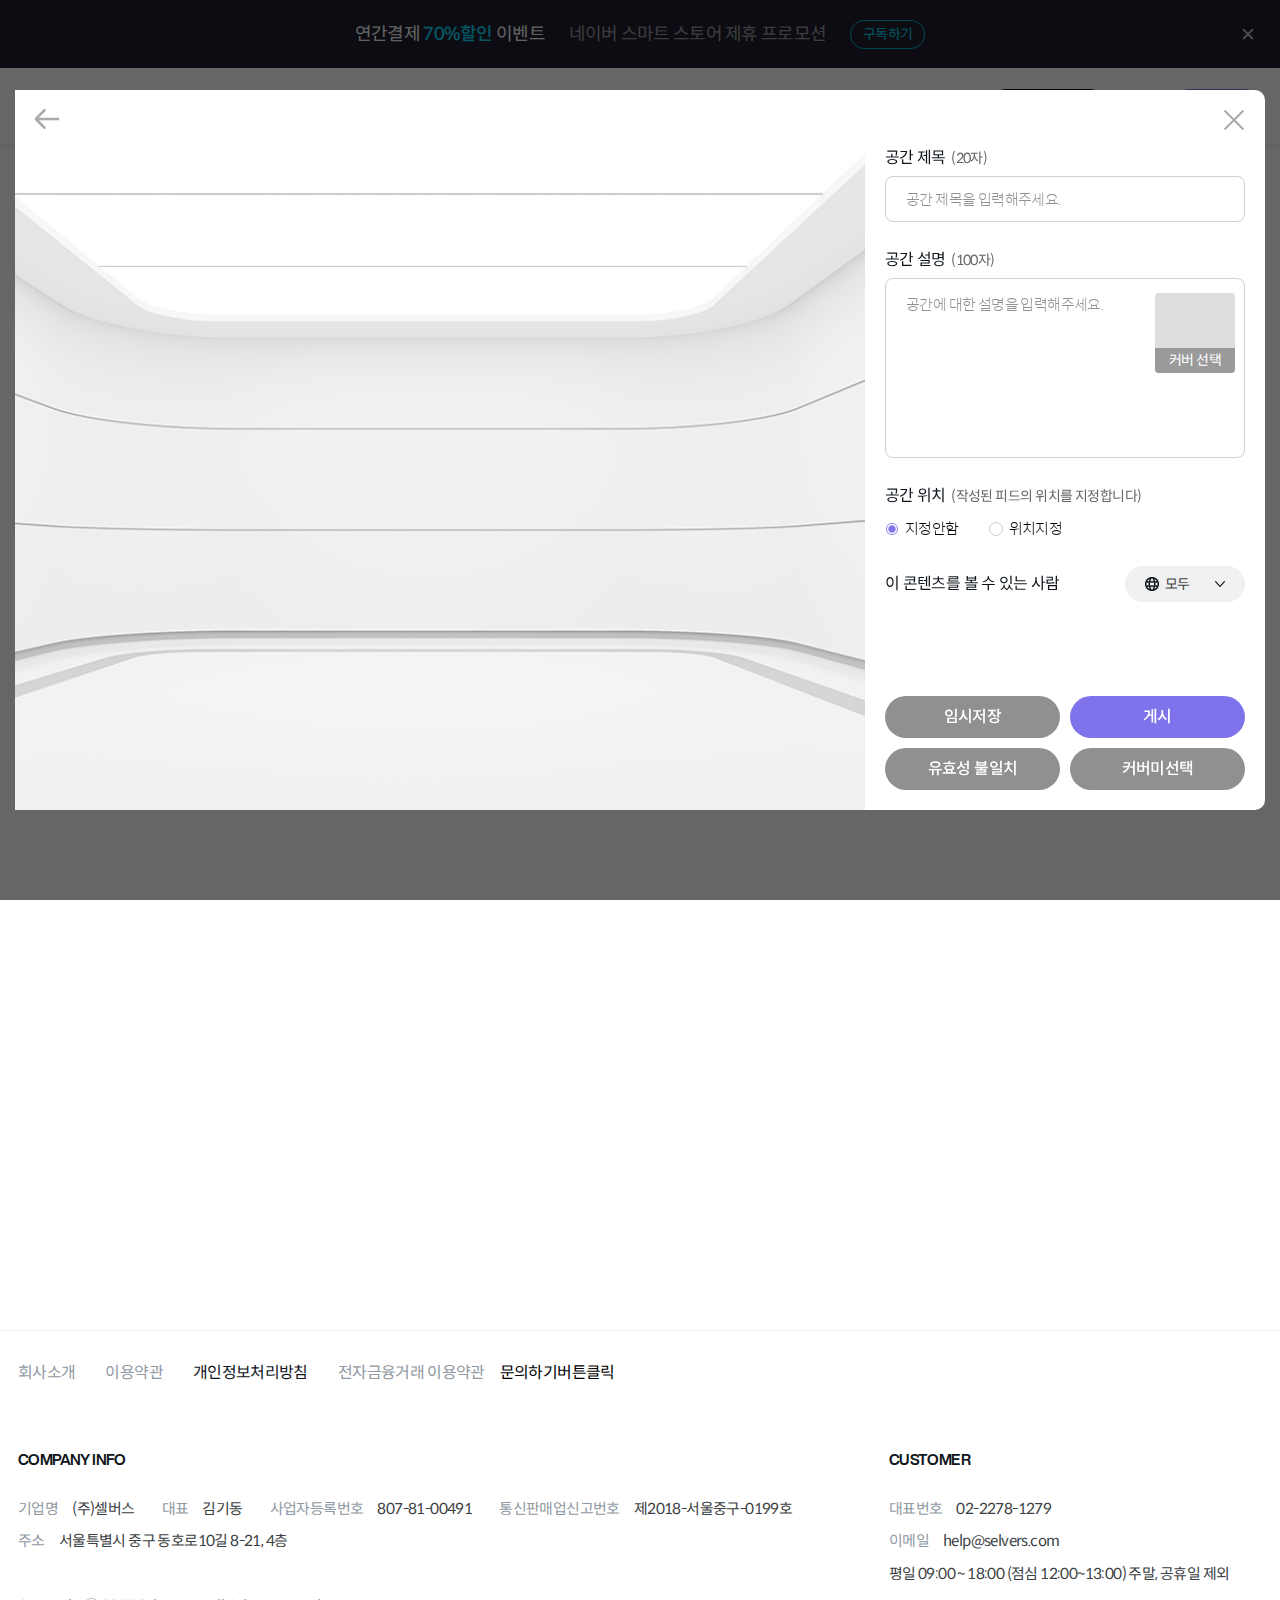
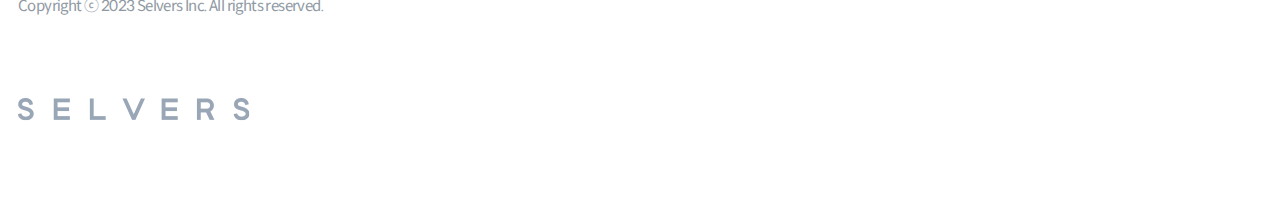
<file: spaceChange/index.html>
<!DOCTYPE html>
<html lang="ko">
  <head>
    <meta charset="UTF-8" />
    <meta name="viewport" content="width=device-width, initial-scale=1.0" />
    <link rel="stylesheet" href="../assets/css/style.css" />
    <link rel="stylesheet" href="../assets/css/jquery.mCustomScrollbar.css" />
    <script src="../assets/js/jquery-1.12.4.min.js"></script>

    <script src="../assets/js/jquery.mCustomScrollbar.concat.min.js"></script>
    <title>SELVERS</title>
  </head>
  <body class="scroll_stop">
    <div id="wrap" class="page_main">
      <!-- top_banner :: S -->
      <div class="top_banner renewal">
        <a href="../rate_plan/rate_plan.html">
          <p class="txt1">연간결제 <strong>70%할인</strong> 이벤트</p>
          <p class="txt2">네이버 스마트 스토어 제휴 프로모션</p>
          <span class="tb_link">구독하기</span>
        </a>
        <button type="button" class="tb_close">닫기</button>
      </div>
      <!-- top_banner :: E -->

      <!-- header :: S -->
      <header id="header">
        <div class="inner">
            <button type="button" class="ham_btn only_mo">
                <img src="../assets/images/btn/ham_btn.png" alt="" />
            </button>
            <div class="header_wrap">                    
                <h1 class="logo">
                    <a href="../main/main.html">
                        <img src="../assets/images/common/logo.png" alt="selvers" class="only_web" />
                        <img src="../assets/images/common/logo_mo.png" alt="selvers" class="only_mo" />
                    </a>
                </h1>
                <nav class="gnb">
                    <div class="gnb_in">
                        <button type="button" class="close_btn only_mo">
                            <img src="../assets/images/btn/ham_close_btn.png" alt="" />
                        </button>
                        <ul>
                            <li>
                                <!-- FIX RENEWAL: LINK 연결 필요 -->
                                <a href="#" class="renewal_nav_feed_btn">
                                    <i><img src="../assets/images/renewal/nav-feed-icon.png" alt="feed icon" /></i>
                                    <span>피드</span>
                                </a>
                            </li>
                            <li>
                                <!-- FIX RENEWAL: LINK 연결 필요 -->
                                <a href="#" class="renewal_nav_home_btn">
                                    <i><img src="../assets/images/renewal/nav-home-icon.png" alt="nav home icon" /></i>
                                    <span>홈</span>
                                </a>
                            </li>
                            <li>
                                <!-- FIX RENEWAL: LINK 연결 필요 -->
                                <a href="#" class="renewal_nav_shop_btn">
                                    <i><img src="../assets/images/renewal/nav-shop-icon.png" alt="nav shop icon" /></i>
                                    <span>샵</span>
                                </a>
                            </li>
                            <li>
                                <!-- FIX RENEWAL: LINK 연결 필요 -->
                                <a href="#" class="renewal_nav_guide_btn">
                                    <i><img src="../assets/images/renewal/nav-guide-icon.png"
                                            alt="nav guide icon" /></i>
                                    <span>가이드</span>
                                </a>
                            </li>
                            <li>
                                <!-- FIX RENEWAL: LINK 연결 필요 -->
                                <a href="#" class="renewal_nav_membership_btn">
                                    <i><img src="../assets/images/renewal/nav-membership-icon.png"
                                            alt="nav membership icon" /></i>
                                    <span>멤버쉽</span>
                                </a>
                            </li>
                            <li>
                                <!-- FIX RENEWAL: LINK 연결 필요 -->
                                <a href="#" class="renewal_nav_search_btn">
                                    <i><img src="../assets/images/renewal/nav-search-icon.png"
                                            alt="nav search icon" /></i>
                                    <span>검색</span>
                                </a>
                            </li>
                        </ul>
                    </div>
                    <div class="dim only_mo"></div>
                </nav>

                <div class="member_util">
                    <ul>
                        <li>
                            <!-- FIX RENEWAL: LINK 연결 필요 -->
                            <a href="#" class="create_space_btn">
                                <i /></i>
                                <span>공간 만들기</span>
                            </a>
                        </li>
                        <li><a href="../member/login.html" class="login_link">로그인</a></li>
                        <li>
                            <a href="../member/join.html" class="join_link">
                                <div class="txt_marquee">
                                    <span>회원가입</span><span>회원가입</span><span>회원가입</span><span>회원가입</span>
                                </div>
                            </a>
                        </li>
                    </ul>
                </div>
            </div>
        </div>
      </header>
      <!-- header :: E -->

      <div id="container" class="header_in">
        <div style="height: 1200px">
          <div class="inner">
            <div class="spcae_change_call">공간정보바꾸기모달 호출</div>
          </div>
        </div>
      </div>

      <!-- pop_inquiry -->
      <div class="pop_wrap pop_inquiry">
        <div class="dim"></div>
        <div class="pop_box">
            <div class="pop_head">
                <h2 class="pop_ttl">문의하기</h2>
                <button type="button" class="pop_close">닫기</button>
            </div>
            <div class="pop_body">
                <div class="pop_body_in">
                    <div class="input_row">
                        <strong class="label">이메일</strong>
                        <div class="input_box">
                            <input type="text" name="" id="" placeholder="이메일" class="ess_input">
                        </div>
                    </div>
                    <div class="input_row">
                        <strong class="label">문의유형</strong>
                        <div class="input_box">
                            <select name="" id="">
                                <option value="">구독문의</option>
                                <option value="">회원가입</option>
                                <option value="">주문.결제</option>
                                <option value="">이용문의</option>
                                <option value="">광고문의</option>
                                <option value="">기타</option>
                            </select>
                        </div>
                    </div>
                    <div class="input_row">
                        <strong class="label">문의내용</strong>
                        <div class="input_box">
                            <textarea name="" id="" placeholder="무엇을 도와드릴까요?" class="ess_input"></textarea>
                        </div>
                    </div>
                    
                    <div class="btn_row">
                        <button type="button" class="btn cancel">취소</button>
                        <button type="button" disabled class="btn ok">신청하기</button>
                    </div>
                </div>
            </div>
        </div>
    </div>

    <!-- pop_inquiry_submit -->
    <div class="pop_wrap pop_inquiry_submit">
        <div class="dim"></div>
        <div class="pop_box">
            <div class="pop_body">
                <div class="pop_body_in">
                    <button type="button" class="pop_close">닫기</button>
                    <div class="pop_cont">
                        <h2 class="ttl">접수되었습니다.</h2>
                        <p class="desc">소중한 의견으로 더 나은 서비스를 <br class="only_mo">만들겠습니다.</p>
                    </div>
                    <div class="btn_row">
                        <button type="button" class="btn ok">확인</button>
                    </div>
                </div>
            </div>
        </div>
    </div>

    <!-- footer :: S -->
    <footer id="footer">
        <div class="foot_menu">
            <div class="inner">
                <ul>

                    <li><a href="https://www.selvers.com/" target="_blank">회사소개</a></li>
                    <li><a href="../policy/service.html">이용약관</a></li>
                    <li><a href="../policy/privacy.html"><strong>개인정보처리방침</strong></a></li>
                    <li><a href="../policy/financial.html">전자금융거래 이용약관</a></li>
                    <li class="btn_inquiry_open">문의하기버튼클릭</li>
                </ul>
            </div>
        </div>
        <div class="foot_info">
            <div class="inner">
                <div class="info_row">
                    <div class="company">
                        <h2>company info</h2>
                        <address class="info_cont">
                            <dl>
                                <dt>기업명</dt>
                                <dd>(주)셀버스</dd>
                            </dl>
                            <dl>
                                <dt>대표</dt>
                                <dd>김기동</dd>
                            </dl>
                            <dl>
                                <dt>사업자등록번호</dt>
                                <dd>807-81-00491</dd>
                            </dl>
                            <dl>
                                <dt>통신판매업신고번호</dt>
                                <dd>제2018-서울중구-0199호</dd>
                            </dl>
                            <dl>
                                <dt>주소</dt>
                                <dd>서울특별시 중구 동호로10길 8-21, 4층</dd>
                            </dl>
                        </address>
                    </div>
                    <div class="customer">
                        <h2>customer</h2>
                        <div class="info_cont">
                            <dl>
                                <dt>대표번호</dt>
                                <dd>02-2278-1279</dd>
                            </dl>
                            <dl>
                                <dt>이메일</dt>
                                <dd>help@selvers.com </dd>
                            </dl>
                            <p class="time">평일 09:00 ~ 18:00 (점심 12:00~13:00) 주말, 공휴일 제외</p>
                        </div>
                    </div>
                </div>
                <p class="copy">Copyright ⓒ 2023 Selvers Inc. All rights reserved.</p>
                <div class="foot_logo">
                    <a href="/">
                        <img src="../assets/images/common/foot_logo.png" alt="selvers" class="only_web">
                        <img src="../assets/images/common/foot_logo_mo.png" alt="selvers" class="only_mo">
                    </a>
                </div>
            </div>
            
        </div>
    </footer>
    <!-- footer :: E -->
    </div>

    <!-- pop_myspace_detail -->
    <div class="pop_wrap pop_space_change show">
      <div class="dim"></div>
      <div class="renewal_pop_box">
        <div class="pop_body">
          <div class="pop_body_in">
            <div class="pop_cont">
              <button type="button" class="pop_goback">뒤로가기</button>
              <button type="button" class="pop_close">닫기</button>
              <div class="pop_change">
                <div class="iframe_wrap">
                  <div class="bg"></div>
                  <!-- <iframe
                    src="https://www.selad.co.kr/deco/detail_space?space_seq=812&space_uuid=MDEwN2E5YjcxNmViNDE3OGFjMDU0ZDQzYTU3N2U3NGY"
                    frameborder="0"
                  ></iframe> -->
                </div>
                <div class="pop_change_post_wrap">
                  <div class="input_wrap">
                    <dl>
                      <dt>공간 제목 <span class="desc">(20자)</span></dt>
                      <dd>
                        <input
                          type="text"
                          placeholder="공간 제목을 입력해주세요."
                          maxlength="20"
                        />
                      </dd>
                    </dl>
                    <dl>
                      <dt>공간 설명 <span class="desc">(100자)</span></dt>
                      <dd>
                        <textarea
                          placeholder="공간에 대한 설명을 입력해주세요."
                          maxlength="100"
                        ></textarea>
                        <div class="choice_cover_wrap">
                          <div class="bg"></div>
                          <span>커버 선택</span>
                        </div>
                      </dd>
                    </dl>
                    <dl class="radio_dl">
                      <dt>
                        공간 위치
                        <span class="desc"
                          >(작성된 피드의 위치를 지정합니다)</span
                        >
                      </dt>
                      <dd>
                        <div class="radio_wrap">
                          <label
                            ><input
                              type="radio"
                              name="space_location"
                              value="notset"
                              checked
                            />지정안함</label
                          >
                          <label
                            ><input
                              type="radio"
                              name="space_location"
                              value="set"
                            />위치지정</label
                          >
                        </div>
                      </dd>
                    </dl>
                    <div class="watch_contents">
                      <p>이 콘텐츠를 볼 수 있는 사람</p>
                      <div class="watch_contents_btn_wrap">
                        <button class="watch_contents_btn">
                          <div class="text_wrap">
                            <i class="watch_contents_icon"></i>
                            <span>모두</span>
                          </div>
                          <i class="arrow"></i>
                        </button>
                        <div class="menu_wrap">
                          <p>이 콘텐츠를 볼 수 있는 사람</p>
                          <ul>
                            <li class="all">
                              <i>
                                <img
                                  src="../assets/images/renewal/pop-watch-all-icon.png"
                                  alt="icon"
                                />
                                <span>모두</span>
                              </i>
                              <span>셀버스의 모든 사용자</span>
                            </li>
                            <li class="friends">
                              <i>
                                <img
                                  src="../assets/images/renewal/pop-watch-friends-icon.png"
                                  alt="icon"
                                />
                                <span>친구</span>
                              </i>
                              <span>맞팔로우하는 팔로워</span>
                            </li>
                            <li class="private">
                              <i>
                                <img
                                  src="../assets/images/renewal/pop-watch-private-icon.png"
                                  alt="icon"
                                />
                                <span>비공개</span>
                              </i>
                              <span>나에게만 표시</span>
                            </li>
                          </ul>
                        </div>
                      </div>
                    </div>
                  </div>
                  <div class="btn_wrap">
                    <button type="button" class="temp_btn">임시저장</button>
                    <button type="button" class="post_btn">게시</button>
                    <!-- S: other case -->
                    <button type="button" class="validate_btn">
                      유효성 불일치
                    </button>
                    <button type="button" class="cover_btn">커버미선택</button>
                    <!-- E: other case -->
                  </div>
                </div>
              </div>
            </div>
          </div>
        </div>
      </div>
    </div>

    <!-- pop_myspace_detail -->
    <div class="pop_wrap pop_cover_choice">
      <div class="renewal_pop_box">
        <div class="pop_body">
          <div class="pop_body_in">
            <div class="pop_cont">
              <div class="pop_close"></div>
              <div class="cover_rec"></div>
              <div class="btn_wrap">
                <button class="load">
                  <i><img src="../assets/images/renewal/cover-load-icon.png" alt="load-icon"></i>
                  불러오기
                </button>
                <button class="save">등록</button>
              </div>
            </div>
          </div>
        </div>
      </div>
    </div>

    <script>
      $(function () {
        $(".spcae_change_call").on("click", function () {
          $(".pop_space_change").addClass("show");
          $("body").addClass("scroll_stop");
        });

        $(".pop_space_change .pop_close").on("click", function () {
          $(".pop_space_change").removeClass("show");
          $("body").removeClass("scroll_stop");
        });

        $(".pop_space_change .pop_goback").on("click", function () {
          $(".pop_space_change").removeClass("show");
          $("body").removeClass("scroll_stop");
        });

        $(".choice_cover_wrap").on("click", function () {
          $(".pop_cover_choice").addClass("show");
          $("body").addClass("scroll_stop");
        });

        $(".pop_cover_choice .pop_close").on("click", function () {
          $(".pop_cover_choice").removeClass("show");
        });

        $(
          ".pop_space_change .pop_change .pop_change_post_wrap .watch_contents .watch_contents_btn"
        ).on("click", function () {
          $(
            ".pop_space_change .pop_change .pop_change_post_wrap .watch_contents .watch_contents_btn .arrow"
          ).toggleClass("on");
          $(
            ".pop_space_change .pop_change .pop_change_post_wrap .watch_contents .menu_wrap"
          ).toggleClass("on");
        });

        $(
          ".pop_space_change .pop_change .pop_change_post_wrap .watch_contents .menu_wrap li"
        ).on("click", function () {
          $(
            ".pop_space_change .pop_change .pop_change_post_wrap .watch_contents .watch_contents_btn .arrow"
          ).removeClass("on");
          $(
            ".pop_space_change .pop_change .pop_change_post_wrap .watch_contents .menu_wrap"
          ).removeClass("on");
        });

        function tempPostPop() {
          let popEl =
            '<div class="toast_pop renewal green"><p>콘텐츠가 임시저장 되었습니다</p></div>';
          $(".renewal_pop_box").append(popEl);
          setTimeout(function () {
            $(".toast_pop.renewal").remove();
          }, 3000);
        }

        function postToastPop() {
          let popEl =
            '<div class="toast_pop renewal green"><p>콘텐츠가 게시 되었습니다</p></div>';
          $(".renewal_pop_box").append(popEl);
          setTimeout(function () {
            $(".toast_pop.renewal").remove();
          }, 3000);
        }

        function validateToastPop() {
          let popEl =
            '<div class="toast_pop renewal red"><p>공간제목을 입력해주세요</p></div>';
          $(".pop_space_change .pop_change .pop_change_post_wrap .btn_wrap").append(popEl);
          setTimeout(function () {
            $(".toast_pop.renewal").remove();
          }, 3000);
        }

        function coverToastPop() {
          let popEl =
            '<div class="toast_pop renewal red"><p>커버를 선택해주세요</p></div>';
          $(".pop_space_change .pop_change .pop_change_post_wrap .btn_wrap").append(popEl);
          setTimeout(function () {
            $(".toast_pop.renewal").remove();
          }, 3000);
        }

        // 임시저장 버튼
        $(
          ".pop_space_change .pop_change .pop_change_post_wrap .btn_wrap .temp_btn"
        ).on("click", function () {
          if (true) tempPostPop();
        });

        // 게시 버튼
        $(
          ".pop_space_change .pop_change .pop_change_post_wrap .btn_wrap .post_btn"
        ).on("click", function () {
          if (true) postToastPop();
        });

        // 공간제목입력 유효성 버튼
        $(
          ".pop_space_change .pop_change .pop_change_post_wrap .btn_wrap .validate_btn"
        ).on("click", function () {
          if (true) validateToastPop();
        });

        // 커버미선택 버튼
        $(
          ".pop_space_change .pop_change .pop_change_post_wrap .btn_wrap .cover_btn"
        ).on("click", function () {
          if (true) coverToastPop();
        });

      });
    </script>
  </body>
</html>
</file>
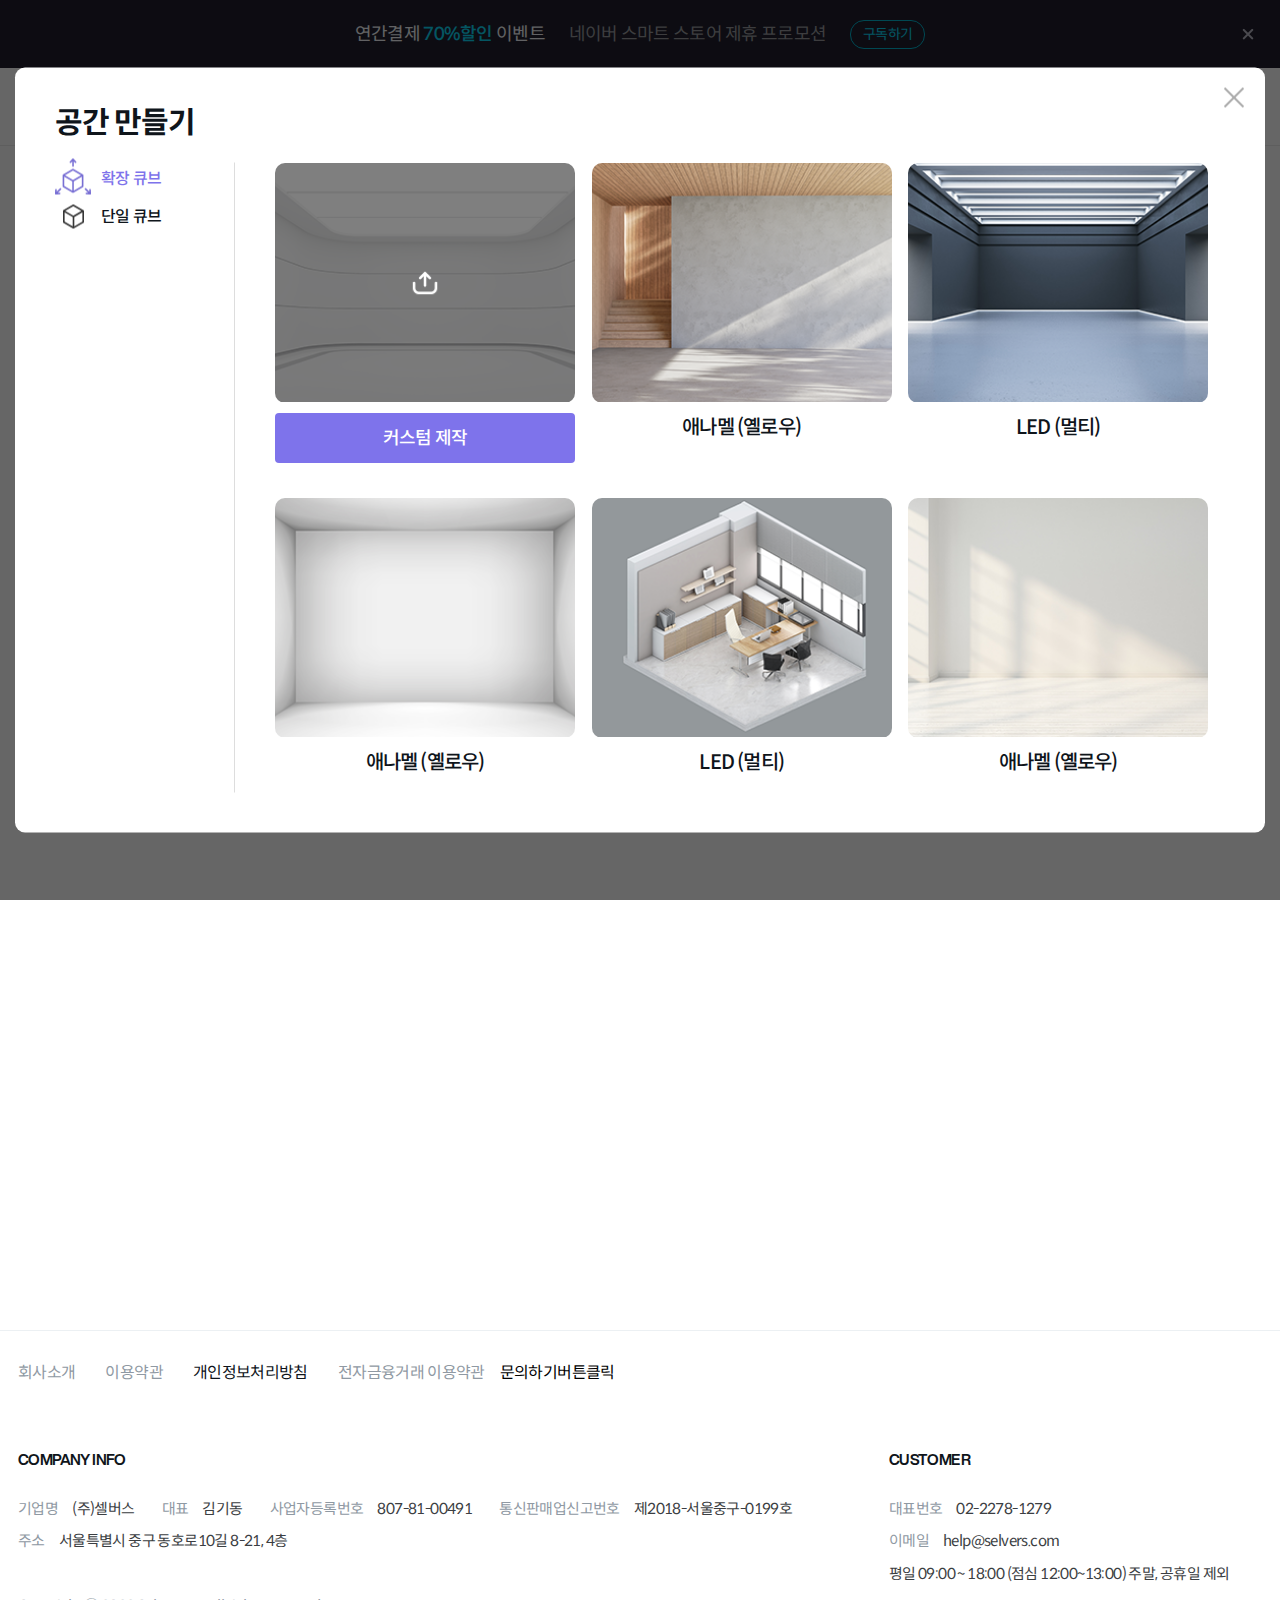
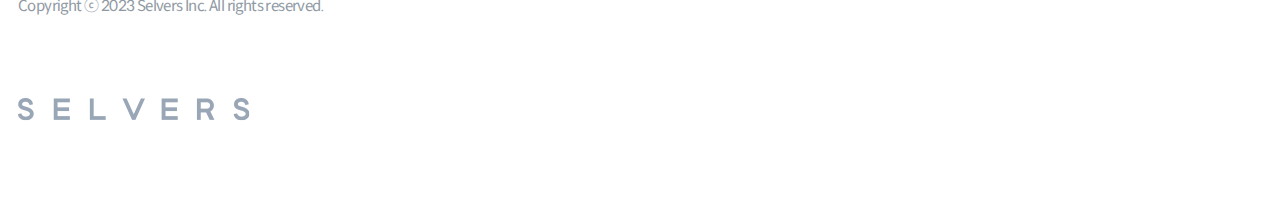
<file: spaceCreate/index.html>
<!DOCTYPE html>
<html lang="ko">
  <head>
    <meta charset="UTF-8" />
    <meta name="viewport" content="width=device-width, initial-scale=1.0" />
    <link rel="stylesheet" href="../assets/css/style.css" />
    <link rel="stylesheet" href="../assets/css/jquery.mCustomScrollbar.css" />
    <script src="../assets/js/jquery-1.12.4.min.js"></script>

    <script src="../assets/js/jquery.mCustomScrollbar.concat.min.js"></script>
    <title>SELVERS</title>
  </head>
  <body class="scroll_stop">
    <div id="wrap" class="page_main">
      <!-- top_banner :: S -->
      <div class="top_banner renewal">
        <a href="../rate_plan/rate_plan.html">
          <p class="txt1">연간결제 <strong>70%할인</strong> 이벤트</p>
          <p class="txt2">네이버 스마트 스토어 제휴 프로모션</p>
          <span class="tb_link">구독하기</span>
        </a>
        <button type="button" class="tb_close">닫기</button>
      </div>
      <!-- top_banner :: E -->

      <!-- header :: S -->
      <header id="header">
        <div class="inner">
            <button type="button" class="ham_btn only_mo">
                <img src="../assets/images/btn/ham_btn.png" alt="" />
            </button>
            <div class="header_wrap">                    
                <h1 class="logo">
                    <a href="../main/main.html">
                        <img src="../assets/images/common/logo.png" alt="selvers" class="only_web" />
                        <img src="../assets/images/common/logo_mo.png" alt="selvers" class="only_mo" />
                    </a>
                </h1>
                <nav class="gnb">
                    <div class="gnb_in">
                        <button type="button" class="close_btn only_mo">
                            <img src="../assets/images/btn/ham_close_btn.png" alt="" />
                        </button>
                        <ul>
                            <li>
                                <!-- FIX RENEWAL: LINK 연결 필요 -->
                                <a href="#" class="renewal_nav_feed_btn">
                                    <i><img src="../assets/images/renewal/nav-feed-icon.png" alt="feed icon" /></i>
                                    <span>피드</span>
                                </a>
                            </li>
                            <li>
                                <!-- FIX RENEWAL: LINK 연결 필요 -->
                                <a href="#" class="renewal_nav_home_btn">
                                    <i><img src="../assets/images/renewal/nav-home-icon.png" alt="nav home icon" /></i>
                                    <span>홈</span>
                                </a>
                            </li>
                            <li>
                                <!-- FIX RENEWAL: LINK 연결 필요 -->
                                <a href="#" class="renewal_nav_shop_btn">
                                    <i><img src="../assets/images/renewal/nav-shop-icon.png" alt="nav shop icon" /></i>
                                    <span>샵</span>
                                </a>
                            </li>
                            <li>
                                <!-- FIX RENEWAL: LINK 연결 필요 -->
                                <a href="#" class="renewal_nav_guide_btn">
                                    <i><img src="../assets/images/renewal/nav-guide-icon.png"
                                            alt="nav guide icon" /></i>
                                    <span>가이드</span>
                                </a>
                            </li>
                            <li>
                                <!-- FIX RENEWAL: LINK 연결 필요 -->
                                <a href="#" class="renewal_nav_membership_btn">
                                    <i><img src="../assets/images/renewal/nav-membership-icon.png"
                                            alt="nav membership icon" /></i>
                                    <span>멤버쉽</span>
                                </a>
                            </li>
                            <li>
                                <!-- FIX RENEWAL: LINK 연결 필요 -->
                                <a href="#" class="renewal_nav_search_btn">
                                    <i><img src="../assets/images/renewal/nav-search-icon.png"
                                            alt="nav search icon" /></i>
                                    <span>검색</span>
                                </a>
                            </li>
                        </ul>
                    </div>
                    <div class="dim only_mo"></div>
                </nav>

                <div class="member_util">
                    <ul>
                        <li>
                            <!-- FIX RENEWAL: LINK 연결 필요 -->
                            <a href="#" class="create_space_btn">
                                <i /></i>
                                <span>공간 만들기</span>
                            </a>
                        </li>
                        <li><a href="../member/login.html" class="login_link">로그인</a></li>
                        <li>
                            <a href="../member/join.html" class="join_link">
                                <div class="txt_marquee">
                                    <span>회원가입</span><span>회원가입</span><span>회원가입</span><span>회원가입</span>
                                </div>
                            </a>
                        </li>
                    </ul>
                </div>
            </div>
        </div>
      </header>
      <!-- header :: E -->

      <div id="container" class="header_in">
        <div style="height: 1200px">
          <div class="inner">
            <div class="spcae_create_call">공간만들기 호출</div>
          </div>
        </div>
      </div>

      <!-- pop_inquiry -->
      <div class="pop_wrap pop_inquiry">
        <div class="dim"></div>
        <div class="pop_box">
            <div class="pop_head">
                <h2 class="pop_ttl">문의하기</h2>
                <button type="button" class="pop_close">닫기</button>
            </div>
            <div class="pop_body">
                <div class="pop_body_in">
                    <div class="input_row">
                        <strong class="label">이메일</strong>
                        <div class="input_box">
                            <input type="text" name="" id="" placeholder="이메일" class="ess_input">
                        </div>
                    </div>
                    <div class="input_row">
                        <strong class="label">문의유형</strong>
                        <div class="input_box">
                            <select name="" id="">
                                <option value="">구독문의</option>
                                <option value="">회원가입</option>
                                <option value="">주문.결제</option>
                                <option value="">이용문의</option>
                                <option value="">광고문의</option>
                                <option value="">기타</option>
                            </select>
                        </div>
                    </div>
                    <div class="input_row">
                        <strong class="label">문의내용</strong>
                        <div class="input_box">
                            <textarea name="" id="" placeholder="무엇을 도와드릴까요?" class="ess_input"></textarea>
                        </div>
                    </div>
                    
                    <div class="btn_row">
                        <button type="button" class="btn cancel">취소</button>
                        <button type="button" disabled class="btn ok">신청하기</button>
                    </div>
                </div>
            </div>
        </div>
    </div>

    <!-- pop_inquiry_submit -->
    <div class="pop_wrap pop_inquiry_submit">
        <div class="dim"></div>
        <div class="pop_box">
            <div class="pop_body">
                <div class="pop_body_in">
                    <button type="button" class="pop_close">닫기</button>
                    <div class="pop_cont">
                        <h2 class="ttl">접수되었습니다.</h2>
                        <p class="desc">소중한 의견으로 더 나은 서비스를 <br class="only_mo">만들겠습니다.</p>
                    </div>
                    <div class="btn_row">
                        <button type="button" class="btn ok">확인</button>
                    </div>
                </div>
            </div>
        </div>
    </div>

    <!-- footer :: S -->
    <footer id="footer">
        <div class="foot_menu">
            <div class="inner">
                <ul>

                    <li><a href="https://www.selvers.com/" target="_blank">회사소개</a></li>
                    <li><a href="../policy/service.html">이용약관</a></li>
                    <li><a href="../policy/privacy.html"><strong>개인정보처리방침</strong></a></li>
                    <li><a href="../policy/financial.html">전자금융거래 이용약관</a></li>
                    <li class="btn_inquiry_open">문의하기버튼클릭</li>
                </ul>
            </div>
        </div>
        <div class="foot_info">
            <div class="inner">
                <div class="info_row">
                    <div class="company">
                        <h2>company info</h2>
                        <address class="info_cont">
                            <dl>
                                <dt>기업명</dt>
                                <dd>(주)셀버스</dd>
                            </dl>
                            <dl>
                                <dt>대표</dt>
                                <dd>김기동</dd>
                            </dl>
                            <dl>
                                <dt>사업자등록번호</dt>
                                <dd>807-81-00491</dd>
                            </dl>
                            <dl>
                                <dt>통신판매업신고번호</dt>
                                <dd>제2018-서울중구-0199호</dd>
                            </dl>
                            <dl>
                                <dt>주소</dt>
                                <dd>서울특별시 중구 동호로10길 8-21, 4층</dd>
                            </dl>
                        </address>
                    </div>
                    <div class="customer">
                        <h2>customer</h2>
                        <div class="info_cont">
                            <dl>
                                <dt>대표번호</dt>
                                <dd>02-2278-1279</dd>
                            </dl>
                            <dl>
                                <dt>이메일</dt>
                                <dd>help@selvers.com </dd>
                            </dl>
                            <p class="time">평일 09:00 ~ 18:00 (점심 12:00~13:00) 주말, 공휴일 제외</p>
                        </div>
                    </div>
                </div>
                <p class="copy">Copyright ⓒ 2023 Selvers Inc. All rights reserved.</p>
                <div class="foot_logo">
                    <a href="/">
                        <img src="../assets/images/common/foot_logo.png" alt="selvers" class="only_web">
                        <img src="../assets/images/common/foot_logo_mo.png" alt="selvers" class="only_mo">
                    </a>
                </div>
            </div>
            
        </div>
    </footer>
    <!-- footer :: E -->
    </div>

    <!-- pop_myspace_detail -->
    <div class="pop_wrap pop_space_create show">
      <div class="dim"></div>
      <div class="renewal_pop_box">
        <button type="button" class="pop_close">닫기</button>
        <div class="pop_title">공간 만들기</div>
        <div class="pop_body">
          <div class="pop_body_in">
            <div class="pop_cont">
              <div class="pop_cont_wrapper">
                <div class="pop_menu_wrap">
                  <ul class="pc_list">
                    <li class="excube on">
                      <i></i>
                      <span>확장 큐브</span>
                    </li>
                    <li class="cube">
                      <i></i>
                      <span>단일 큐브</span>
                    </li>
                  </ul>
                  <ul class="mo_list">
                    <li class="excube on">
                      <i></i>
                      <span>확장 큐브</span>
                    </li>
                    <li class="cube">
                      <i></i>
                      <span>단일 큐브</span>
                    </li>
                  </ul>
                </div>
                <div class="pop_cont_wrap">
                  <ul>
                    <li class="on">
                      <i class="cube_image"></i>
                      <span>
                        애나멜 (옐로우)
                        <p class="custom_label">커스텀 제작</p>
                      </span>
                    </li>
                    <li>
                      <i class="cube_image"></i>
                      <span>
                        애나멜 (옐로우)
                        <p class="custom_label">커스텀 제작</p>
                      </span>
                    </li>
                    <li>
                      <i class="cube_image"></i>
                      <span>
                        LED (멀티)
                        <p class="custom_label">커스텀 제작</p>
                      </span>
                    </li>
                    <li>
                      <i class="cube_image"></i>
                      <span>
                        애나멜 (옐로우)
                        <p class="custom_label">커스텀 제작</p>
                      </span>
                    </li>
                    <li>
                      <i class="cube_image"></i>
                      <span>
                        LED (멀티)
                        <p class="custom_label">커스텀 제작</p>
                      </span>
                    </li>
                    <li>
                      <i class="cube_image"></i>
                      <span>
                        애나멜 (옐로우)
                        <p class="custom_label">커스텀 제작</p>
                      </span>
                    </li>
                    <li>
                      <i class="cube_image"></i>
                      <span>
                        LED (멀티)
                        <p class="custom_label">커스텀 제작</p>
                      </span>
                    </li>
                  </ul>
                  <button type="button" class="more_btn">더보기</button>
                </div>
              </div>
            </div>
          </div>
        </div>
      </div>
    </div>

    <script>
      $(function () {
        $(".spcae_create_call").on("click", function () {
          $(".pop_space_create").addClass("show");
          $("body").addClass("scroll_stop");
        });

        $(".pop_space_create .pop_close").on("click", function () {
          $(".pop_space_create").removeClass("show");
          $("body").removeClass("scroll_stop");
        });

        $(".pop_space_create .renewal_pop_box .pop_cont_wrapper .pop_menu_wrap ul li").on("click", function() {
          $(".pop_space_create .renewal_pop_box .pop_cont_wrapper .pop_menu_wrap ul li").removeClass("on");
          $(this).addClass("on")
        })

        $(".pop_space_create .renewal_pop_box .pop_cont_wrapper .pop_cont_wrap ul li:first-child").on("click", function(){
          $(this).toggleClass("on")
        })
      });
    </script>

  </body>
</html>
</file>
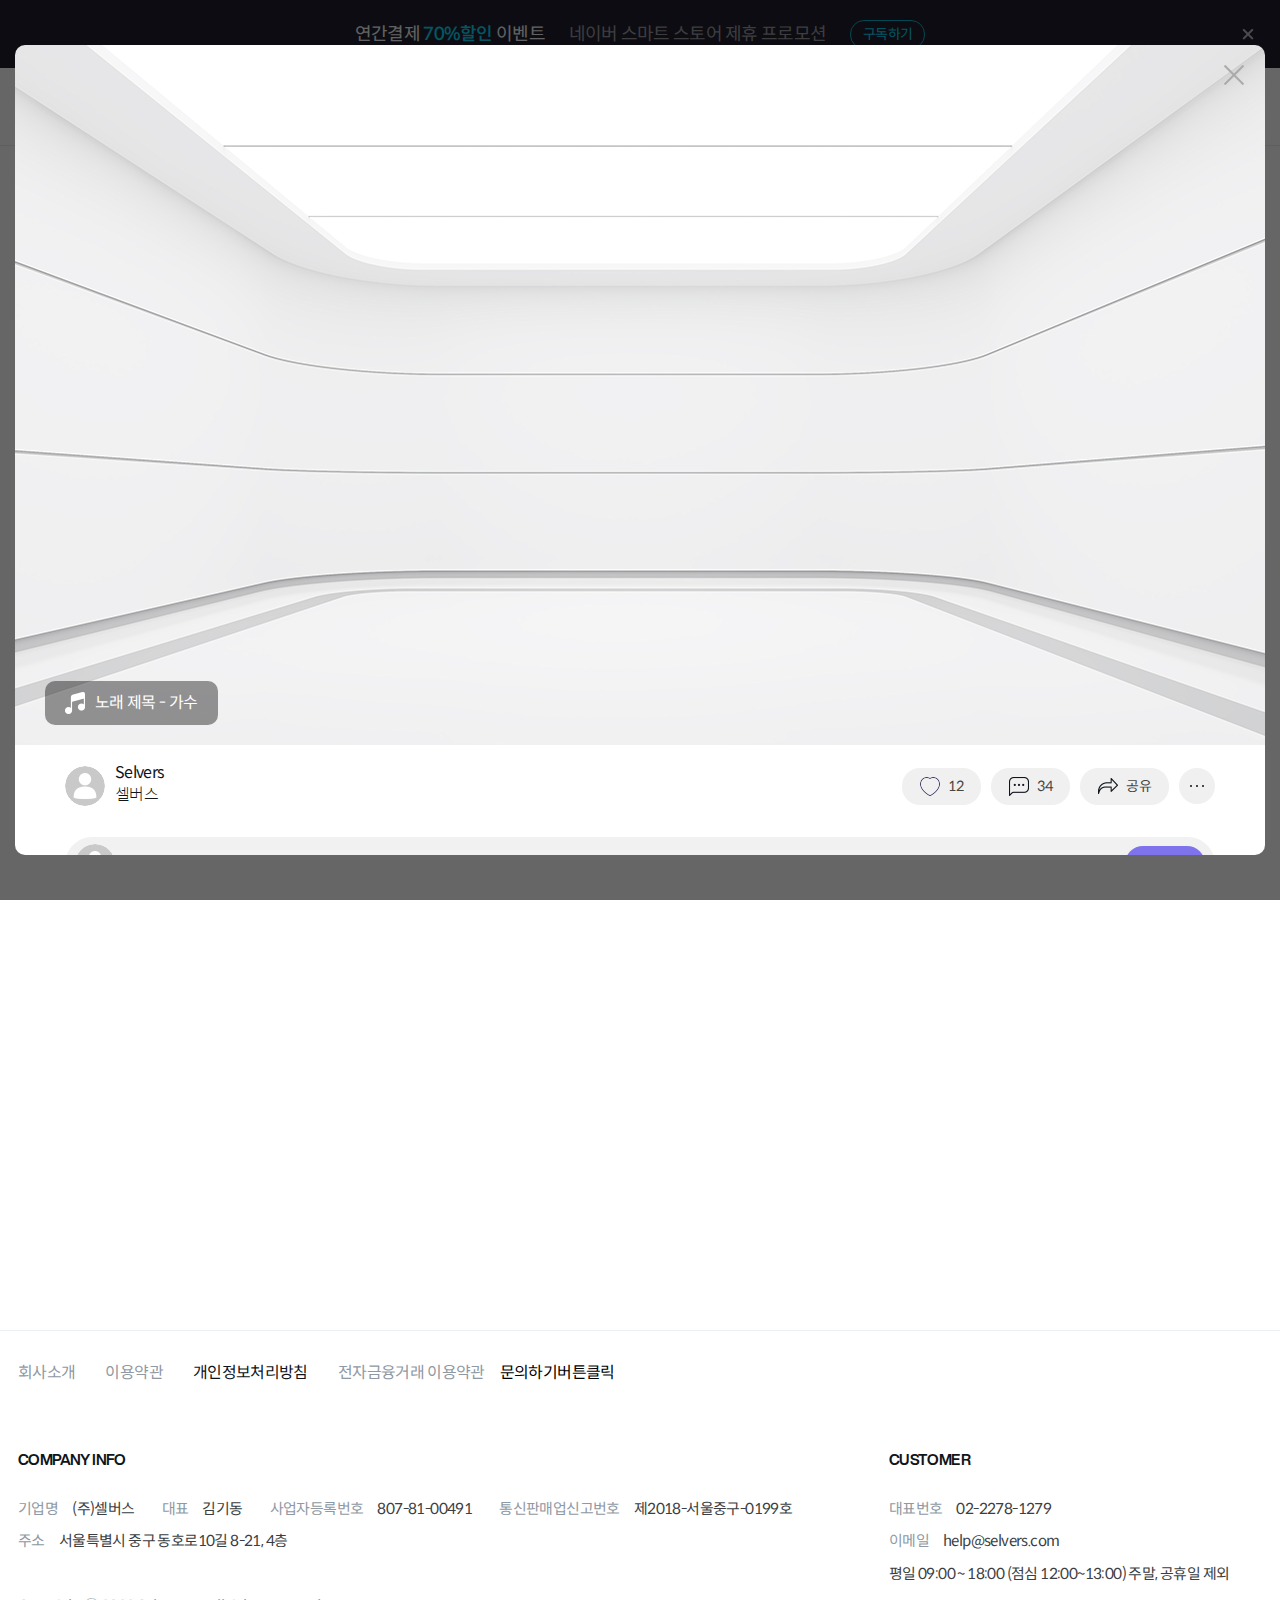
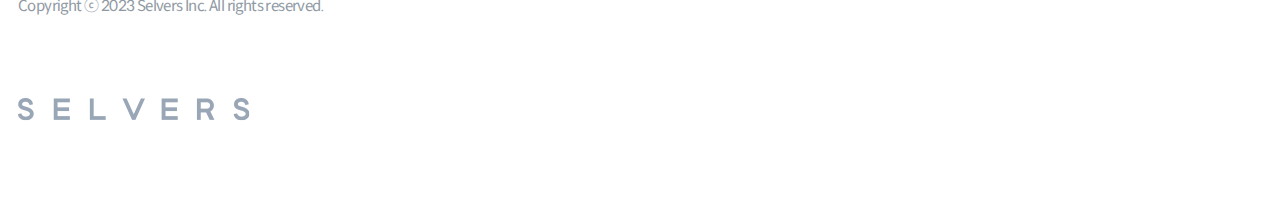
<file: spaceDetail/index.html>
<!DOCTYPE html>
<html lang="ko">
  <head>
    <meta charset="UTF-8" />
    <meta name="viewport" content="width=device-width, initial-scale=1.0" />
    <link rel="stylesheet" href="../assets/css/style.css" />
    <link rel="stylesheet" href="../assets/css/jquery.mCustomScrollbar.css" />
    <script src="../assets/js/jquery-1.12.4.min.js"></script>

    <script src="../assets/js/jquery.mCustomScrollbar.concat.min.js"></script>
    <title>SELVERS</title>
  </head>
  <body class="scroll_stop">
    <div id="wrap" class="page_main">
      <!-- top_banner :: S -->
      <div class="top_banner renewal">
        <a href="../rate_plan/rate_plan.html">
          <p class="txt1">연간결제 <strong>70%할인</strong> 이벤트</p>
          <p class="txt2">네이버 스마트 스토어 제휴 프로모션</p>
          <span class="tb_link">구독하기</span>
        </a>
        <button type="button" class="tb_close">닫기</button>
      </div>
      <!-- top_banner :: E -->

      <!-- header :: S -->
      <header id="header">
        <div class="inner">
            <button type="button" class="ham_btn only_mo">
                <img src="../assets/images/btn/ham_btn.png" alt="" />
            </button>
            <div class="header_wrap">                    
                <h1 class="logo">
                    <a href="../main/main.html">
                        <img src="../assets/images/common/logo.png" alt="selvers" class="only_web" />
                        <img src="../assets/images/common/logo_mo.png" alt="selvers" class="only_mo" />
                    </a>
                </h1>
                <nav class="gnb">
                    <div class="gnb_in">
                        <button type="button" class="close_btn only_mo">
                            <img src="../assets/images/btn/ham_close_btn.png" alt="" />
                        </button>
                        <ul>
                            <li>
                                <!-- FIX RENEWAL: LINK 연결 필요 -->
                                <a href="#" class="renewal_nav_feed_btn">
                                    <i><img src="../assets/images/renewal/nav-feed-icon.png" alt="feed icon" /></i>
                                    <span>피드</span>
                                </a>
                            </li>
                            <li>
                                <!-- FIX RENEWAL: LINK 연결 필요 -->
                                <a href="#" class="renewal_nav_home_btn">
                                    <i><img src="../assets/images/renewal/nav-home-icon.png" alt="nav home icon" /></i>
                                    <span>홈</span>
                                </a>
                            </li>
                            <li>
                                <!-- FIX RENEWAL: LINK 연결 필요 -->
                                <a href="#" class="renewal_nav_shop_btn">
                                    <i><img src="../assets/images/renewal/nav-shop-icon.png" alt="nav shop icon" /></i>
                                    <span>샵</span>
                                </a>
                            </li>
                            <li>
                                <!-- FIX RENEWAL: LINK 연결 필요 -->
                                <a href="#" class="renewal_nav_guide_btn">
                                    <i><img src="../assets/images/renewal/nav-guide-icon.png"
                                            alt="nav guide icon" /></i>
                                    <span>가이드</span>
                                </a>
                            </li>
                            <li>
                                <!-- FIX RENEWAL: LINK 연결 필요 -->
                                <a href="#" class="renewal_nav_membership_btn">
                                    <i><img src="../assets/images/renewal/nav-membership-icon.png"
                                            alt="nav membership icon" /></i>
                                    <span>멤버쉽</span>
                                </a>
                            </li>
                            <li>
                                <!-- FIX RENEWAL: LINK 연결 필요 -->
                                <a href="#" class="renewal_nav_search_btn">
                                    <i><img src="../assets/images/renewal/nav-search-icon.png"
                                            alt="nav search icon" /></i>
                                    <span>검색</span>
                                </a>
                            </li>
                        </ul>
                    </div>
                    <div class="dim only_mo"></div>
                </nav>

                <div class="member_util">
                    <ul>
                        <li>
                            <!-- FIX RENEWAL: LINK 연결 필요 -->
                            <a href="#" class="create_space_btn">
                                <i /></i>
                                <span>공간 만들기</span>
                            </a>
                        </li>
                        <li><a href="../member/login.html" class="login_link">로그인</a></li>
                        <li>
                            <a href="../member/join.html" class="join_link">
                                <div class="txt_marquee">
                                    <span>회원가입</span><span>회원가입</span><span>회원가입</span><span>회원가입</span>
                                </div>
                            </a>
                        </li>
                    </ul>
                </div>
            </div>
        </div>
      </header>
      <!-- header :: E -->

      <div id="container" class="header_in">
        <div style="height: 1200px">
          <div class="inner">
            <div class="spcae_detail_call">공간바꾸기상세모달 호출</div>
          </div>
        </div>
      </div>

<!-- pop_inquiry -->
<div class="pop_wrap pop_inquiry">
  <div class="dim"></div>
  <div class="pop_box">
      <div class="pop_head">
          <h2 class="pop_ttl">문의하기</h2>
          <button type="button" class="pop_close">닫기</button>
      </div>
      <div class="pop_body">
          <div class="pop_body_in">
              <div class="input_row">
                  <strong class="label">이메일</strong>
                  <div class="input_box">
                      <input type="text" name="" id="" placeholder="이메일" class="ess_input">
                  </div>
              </div>
              <div class="input_row">
                  <strong class="label">문의유형</strong>
                  <div class="input_box">
                      <select name="" id="">
                          <option value="">구독문의</option>
                          <option value="">회원가입</option>
                          <option value="">주문.결제</option>
                          <option value="">이용문의</option>
                          <option value="">광고문의</option>
                          <option value="">기타</option>
                      </select>
                  </div>
              </div>
              <div class="input_row">
                  <strong class="label">문의내용</strong>
                  <div class="input_box">
                      <textarea name="" id="" placeholder="무엇을 도와드릴까요?" class="ess_input"></textarea>
                  </div>
              </div>
              
              <div class="btn_row">
                  <button type="button" class="btn cancel">취소</button>
                  <button type="button" disabled class="btn ok">신청하기</button>
              </div>
          </div>
      </div>
  </div>
</div>

<!-- pop_inquiry_submit -->
<div class="pop_wrap pop_inquiry_submit">
  <div class="dim"></div>
  <div class="pop_box">
      <div class="pop_body">
          <div class="pop_body_in">
              <button type="button" class="pop_close">닫기</button>
              <div class="pop_cont">
                  <h2 class="ttl">접수되었습니다.</h2>
                  <p class="desc">소중한 의견으로 더 나은 서비스를 <br class="only_mo">만들겠습니다.</p>
              </div>
              <div class="btn_row">
                  <button type="button" class="btn ok">확인</button>
              </div>
          </div>
      </div>
  </div>
</div>

<!-- footer :: S -->
<footer id="footer">
  <div class="foot_menu">
      <div class="inner">
          <ul>

              <li><a href="https://www.selvers.com/" target="_blank">회사소개</a></li>
              <li><a href="../policy/service.html">이용약관</a></li>
              <li><a href="../policy/privacy.html"><strong>개인정보처리방침</strong></a></li>
              <li><a href="../policy/financial.html">전자금융거래 이용약관</a></li>
              <li class="btn_inquiry_open">문의하기버튼클릭</li>
          </ul>
      </div>
  </div>
  <div class="foot_info">
      <div class="inner">
          <div class="info_row">
              <div class="company">
                  <h2>company info</h2>
                  <address class="info_cont">
                      <dl>
                          <dt>기업명</dt>
                          <dd>(주)셀버스</dd>
                      </dl>
                      <dl>
                          <dt>대표</dt>
                          <dd>김기동</dd>
                      </dl>
                      <dl>
                          <dt>사업자등록번호</dt>
                          <dd>807-81-00491</dd>
                      </dl>
                      <dl>
                          <dt>통신판매업신고번호</dt>
                          <dd>제2018-서울중구-0199호</dd>
                      </dl>
                      <dl>
                          <dt>주소</dt>
                          <dd>서울특별시 중구 동호로10길 8-21, 4층</dd>
                      </dl>
                  </address>
              </div>
              <div class="customer">
                  <h2>customer</h2>
                  <div class="info_cont">
                      <dl>
                          <dt>대표번호</dt>
                          <dd>02-2278-1279</dd>
                      </dl>
                      <dl>
                          <dt>이메일</dt>
                          <dd>help@selvers.com </dd>
                      </dl>
                      <p class="time">평일 09:00 ~ 18:00 (점심 12:00~13:00) 주말, 공휴일 제외</p>
                  </div>
              </div>
          </div>
          <p class="copy">Copyright ⓒ 2023 Selvers Inc. All rights reserved.</p>
          <div class="foot_logo">
              <a href="/">
                  <img src="../assets/images/common/foot_logo.png" alt="selvers" class="only_web">
                  <img src="../assets/images/common/foot_logo_mo.png" alt="selvers" class="only_mo">
              </a>
          </div>
      </div>
      
  </div>
</footer>
<!-- footer :: E -->
    </div>

    <!-- pop_myspace_detail -->
    <div class="pop_wrap pop_space_detail show">
      <div class="dim"></div>
      <div class="renewal_pop_box">
        <div class="pop_body">
          <div class="pop_body_in">
            <div class="pop_cont">
              <div class="pop_space">
                <!-- <iframe
                  src="https://www.selad.co.kr/deco/detail_space?space_seq=812&space_uuid=MDEwN2E5YjcxNmViNDE3OGFjMDU0ZDQzYTU3N2U3NGY"
                  frameborder="0"
                ></iframe> -->
                <div class="bg"></div>
                <button type="button" class="pop_close">닫기</button>
                <div class="music-icon-wrap">
                  <i
                    ><img
                      src="../assets/images/renewal/renewal-music-icon.png"
                      alt="music-icon"
                  /></i>
                  <p>
                    <span>노래 제목</span>
                    -
                    <span>가수</span>
                  </p>
                </div>
              </div>
              <div class="renewal_comment_wrap">
                <div class="user_info_wrap">
                  <div class="user_box">
                    <i class="user_default_icon"
                      ><img
                        src="../assets/images/renewal/renewal-user-default-icon.png"
                        alt="user-icon"
                    /></i>
                    <div class="user_wrap">
                      <p>Selvers</p>
                      <span>셀버스</span>
                    </div>
                  </div>
                  <div class="btn_box">
                    <button class="renewal_pop_btn heart">
                      <i></i>
                      <span>12</span>
                    </button>
                    <button class="renewal_pop_btn comment">
                      <i></i>
                      <span>34</span>
                    </button>
                    <button class="renewal_pop_btn share">
                      <i></i>
                      <span>공유</span>
                    </button>
                    <div class="meatballs_wrap">
                      <i class="meatballs_icon"></i>
                      <div class="menu_wrap my_menu">
                        <ul>
                          <li class="change_space">
                            <i>
                              <img
                                src="../assets/images/renewal/pop-mymenu-mark-14x14.png"
                                alt="icon"
                              />
                            </i>
                            <span>공간 정보 바꾸기</span>
                          </li>
                          <li class="edit_space">
                            <i>
                              <img
                                src="../assets/images/renewal/pop-mymenu-pensil-13x13.png"
                                alt="icon"
                              />
                            </i>
                            <span>공간 수정하기</span>
                          </li>
                          <li class="profile_pin">
                            <i>
                              <img
                                src="../assets/images/renewal/pop-mymenu-pin-11x14.png"
                                alt="icon"
                              />
                            </i>
                            <span>내 프로필 상단 고정</span>
                          </li>
                          <li class="delete">
                            <i>
                              <img
                                src="../assets/images/renewal/pop-menu-delete-14x14.png"
                                alt="icon"
                              />
                            </i>
                            <span>삭제하기</span>
                          </li>
                        </ul>
                      </div>
                      <!-- 타인인경우 -->
                      <div class="menu_wrap others_menu">
                        <ul>
                          <li class="report">
                            <i>
                              <img
                                src="../assets/images/renewal/pop-menu-report-12x16.png"
                                alt="icon"
                              />
                            </i>
                            <span>신고하기</span>
                          </li>
                        </ul>
                      </div>
                    </div>
                  </div>
                </div>
                <div class="pop_comment_wrapper">
                  <div class="pop_comment_wrap">
                    <div class="user_input_area comment_area">
                      <i class="user_default_icon"
                        ><img
                          src="../assets/images/renewal/renewal-user-default-icon.png"
                          alt="user-icon"
                      /></i>
                      <input type="text" placeholder="댓글을 입력하세요" />
                    </div>
                    <div class="submit_area">
                      <button class="point comment_post">등록</button>
                    </div>
                  </div>
                  <ul class="comment_list">
                    <li>
                      <div class="comment_box">
                        <i class="user_default_icon"
                          ><img
                            src="../assets/images/renewal/renewal-user-default-icon.png"
                            alt="user-icon"
                        /></i>
                        <div class="comment_list_body">
                          <div class="info_wrap">
                            <p>Kmong 크몽</p>
                            <span>2023년 10월 9일</span>
                          </div>
                          <div class="text_wrap">
                            댓글 내용 영역입니다 댓글 내용 영역입니다 댓글 내용
                            영역입니다 댓글 내용 영역입니다 댓글 내용 영역입니다
                            댓글 내용 영역입니다 댓글 내용영역입니다 댓글 내용
                            영역입니다 댓글 내용 영역입니다 댓글 내용 영역입니다
                            댓글 내용 영역입니다
                          </div>
                          <div class="btn_wrap">
                            <span>좋아요 1</span>
                            <span class="comment">답글</span>
                            <span class="report">신고</span>
                          </div>
                        </div>
                        <i class="comment_like_icon heart"></i>
                      </div>
                      <div class="recomment_wrap">
                        <div class="pop_comment_wrap">
                          <div class="user_input_area reply_area">
                            <i class="user_default_icon"
                              ><img
                                src="../assets/images/renewal/renewal-user-default-icon.png"
                                alt="user-icon"
                            /></i>
                            <p class="recomment_info_msg">
                              <b>@Selvers 셀버스</b> <span>님에게 답글 남기는중</span>
                            </p>
                            <input type="text" placeholder="답글 작성..." />
                          </div>
                          <div class="submit_area">
                            <button class="cancel">취소</button>
                            <button class="submit">등록</button>
                          </div>
                        </div>
                        <div class="comment_btn_wrap">
                          <i
                            ><img
                              src="../assets/images/renewal/renewal-comment-purple-accr-icon.png"
                              alt="purple icon"
                          /></i>
                          <span>답글 2개</span>
                        </div>
                        <ul class="recomment_list">
                          <li>
                            <div class="comment_box">
                              <i class="user_default_icon"
                                ><img
                                  src="../assets/images/renewal/renewal-user-default-icon.png"
                                  alt="user-icon"
                              /></i>
                              <div class="comment_list_body">
                                <div class="info_wrap">
                                  <p>Selvers 셀버스</p>
                                  <span>5분전(수정됨)</span>
                                </div>
                                <div class="text_wrap">
                                  <b class="user_name">@Selvers 셀버스</b> 댓글
                                  내용 영역입니다 댓글 내용 영역입니다 댓글 내용
                                  영역입니다 댓글 내용 영역입니다 댓글 내용
                                  영역입니다 댓글 내용 영역입니다 댓글
                                  내용영역입니다 댓글 내용 영역입니다 댓글 내용
                                  영역입니다 댓글 내용 영역입니다 댓글 내용
                                  영역입니다
                                </div>
                                <div class="btn_wrap">
                                  <span>좋아요 1</span>
                                  <span class="comment">답글</span>
                                  <span class="report">신고</span>
                                </div>
                              </div>
                              <i class="comment_like_icon heart"></i>
                            </div>
                          </li>
                          <li>
                            <div class="comment_box">
                              <i class="user_default_icon"
                                ><img
                                  src="../assets/images/renewal/renewal-user-default-icon.png"
                                  alt="user-icon"
                              /></i>
                              <div class="comment_list_body">
                                <div class="info_wrap">
                                  <p>Kmong 크몽</p>
                                  <span>방금</span>
                                </div>
                                <div class="text_wrap">
                                  <b class="user_name">@Selvers 셀버스</b> 댓글
                                  내용 영역입니다 댓글 내용 영역입니다 댓글 내용
                                  영역입니다 댓글 내용 영역입니다 댓글 내용
                                  영역입니다 댓글 내용 영역입니다 댓글
                                  내용영역입니다 댓글 내용 영역입니다 댓글 내용
                                  영역입니다 댓글 내용 영역입니다 댓글 내용
                                  영역입니다
                                </div>
                                <div class="btn_wrap">
                                  <span>좋아요 0</span>
                                  <span class="comment">답글</span>
                                  <span class="report">신고</span>
                                </div>
                              </div>
                              <i class="comment_like_icon heart"></i>
                            </div>
                          </li>
                        </ul>
                      </div>
                    </li>
                    <li>
                      <div class="comment_box">
                        <i class="user_default_icon"
                          ><img
                            src="../assets/images/renewal/renewal-user-default-icon.png"
                            alt="user-icon"
                        /></i>
                        <div class="comment_list_body">
                          <div class="info_wrap">
                            <p>Kmong 크몽</p>
                            <span>2023년 10월 9일</span>
                          </div>
                          <div class="text_wrap">
                            댓글 내용 영역입니다 댓글 내용 영역입니다 댓글 내용
                            영역입니다 댓글 내용 영역입니다 댓글 내용 영역입니다
                            댓글 내용 영역입니다 댓글 내용영역입니다 댓글 내용
                            영역입니다 댓글 내용 영역입니다 댓글 내용 영역입니다
                            댓글 내용 영역입니다
                          </div>
                          <div class="btn_wrap">
                            <span>좋아요 1</span>
                            <span class="comment">답글</span>
                            <span class="report">신고</span>
                          </div>
                        </div>
                        <i class="comment_like_icon heart"></i>
                      </div>
                    </li>
                    <li>
                      <div class="comment_box">
                        <i class="user_default_icon"
                          ><img
                            src="../assets/images/renewal/renewal-user-default-icon.png"
                            alt="user-icon"
                        /></i>
                        <div class="comment_list_body">
                          <div class="info_wrap">
                            <p>Kmong 크몽</p>
                            <span>2023년 10월 9일</span>
                          </div>
                          <div class="text_wrap">
                            댓글 내용 영역입니다 댓글 내용 영역입니다 댓글 내용
                            영역입니다 댓글 내용 영역입니다
                          </div>
                          <div class="btn_wrap">
                            <span>좋아요 1</span>
                            <span class="comment">답글</span>
                            <span class="report">신고</span>
                          </div>
                        </div>
                        <i class="comment_like_icon heart"></i>
                      </div>
                    </li>
                    <li>
                      <div class="comment_box">
                        <i class="user_default_icon"
                          ><img
                            src="../assets/images/renewal/renewal-user-default-icon.png"
                            alt="user-icon"
                        /></i>
                        <div class="comment_list_body">
                          <div class="info_wrap">
                            <p>Kmong 크몽</p>
                            <span>2023년 10월 9일</span>
                          </div>
                          <div class="text_wrap">
                            댓글 내용 영역입니다 댓글 내용 영역입니다 댓글 내용
                            영역입니다 댓글 내용 영역입니다 댓글 내용 영역입니다
                            댓글 내용 영역입니다
                          </div>
                          <button class="view_more">자세히보기</button>
                          <div class="btn_wrap">
                            <span>좋아요 1</span>
                            <span class="comment">답글</span>
                            <span class="report">신고</span>
                          </div>
                        </div>
                        <i class="comment_like_icon heart"></i>
                      </div>
                    </li>
                  </ul>
                </div>
                <div class="comment_more_btn_wrapper">
                  <button type="button" class="comment_more_btn">
                    30개 댓글 더보기
                  </button>
                </div>
              </div>
            </div>
          </div>
        </div>
      </div>
    </div>

    <!-- pop_share_code_link -->
    <div class="pop_wrap pop_share_code_link">
      <div class="dim"></div>
      <div class="pop_box">
        <button type="button" class="pop_close">닫기</button>
        <div class="pop_body">
          <div class="pop_body_in">
            <div class="pop_cont">
              <div class="copy_tab_wrap">
                <ul class="copy_tab">
                  <li>
                    <button type="button" class="tab_btn source_code on">
                      <i class="source_code"></i>
                      소스코드 복사
                    </button>
                  </li>
                  <li>
                    <button type="button" class="tab_btn link">
                      <i class="link"></i>
                      링크 복사
                    </button>
                  </li>
                </ul>
                <div class="tab_cont">
                  <!-- 소스코드 복사 -->
                  <div class="tab_cont_box on">
                    <!-- size_select -->
                    <div class="size_wrap">
                      <dl class="size_select">
                        <dt>사이즈 선택</dt>
                        <dd>
                          <select name="" id="">
                            <option value="">1000 x 50</option>
                            <option value="">960 x 540</option>
                            <option value="">300 x 600</option>
                            <option value="">600 x 1,200</option>
                          </select>
                        </dd>
                      </dl>
                      <div class="source_code">
                        코드영역 입니다 코드영역 입니다 코드영역 입니다 코드영역
                        입니다 코드영역 입니다 코드영역 입니다
                      </div>
                      <button class="copy_btn" id="source_code_copy_btn">복사</button>
                    </div>
                    
                  </div>
                  <!-- 링크 복사 -->
                  <div class="tab_cont_box">
                    <div class="link_wrap">
                      <div class="source_code">
                        코드영역 입니다 코드영역 입니다 코드영역 입니다 코드영역
                        입니다 코드영역 입니다 코드영역 입니다
                      </div>
                      <button class="copy_btn" id="link_code_copy_btn">복사</button>
                    </div>
                  </div>
                  <div class="original_download_wrap">
                    <p>원본 다운로드</p>
                    <div class="btn_wrap">
                      <button class="blog" id="blog_download_modal_call">
                        <i></i>
                        <span>블로그</span>
                      </button>
                      <button class="youtube" id="youtube_download_modal_call">
                        <i></i>
                        <span>유튜브</span>
                      </button>
                      <button class="instagram" id="instagram_download_modal_call">
                        <i></i>
                        <span>인스타그램</span>
                      </button>
                    </div>
                  </div>
                </div>
              </div>
            </div>
          </div>
        </div>
      </div>
    </div>

    <!-- download blog -->
    <div class="pop_wrap pop_blog_download_modal pop_download_modal">
      <div class="dim"></div>
      <div class="pop_box">
        <button type="button" class="pop_close">닫기</button>
        <div class="pop_body">
          <div class="pop_body_in">
            <div class="pop_cont">
              <div class="title_wrap">
                <h6>원본 다운로드 되었습니다!</h6>
                <p>블로그에 3차원 공간을 적용하세요</p>
              </div>
              <div class="content_wrap">
                <img src="../assets/images/renewal/blog_download_img.png" alt="download img" />
              </div>
              <button class="pop_download_modal_btn">확인</button>
            </div>
          </div>
        </div>
      </div>
    </div>

    <!-- download youtube -->
    <div class="pop_wrap pop_youtube_download_modal pop_download_modal">
      <div class="dim"></div>
      <div class="pop_box">
        <button type="button" class="pop_close">닫기</button>
        <div class="pop_body">
          <div class="pop_body_in">
            <div class="pop_cont">
              <div class="title_wrap">
                <h6>원본 다운로드 되었습니다!</h6>
                <p>유튜브에 3차원 공간을 적용하세요</p>
              </div>
              <div class="content_wrap">
                <img src="../assets/images/renewal/youtube_download_img.png" alt="download img" />
              </div>
              <button class="pop_download_modal_btn">확인</button>
            </div>
          </div>
        </div>
      </div>
    </div>

    <!-- download instagram -->
    <div class="pop_wrap pop_instagram_download_modal pop_download_modal">
      <div class="dim"></div>
      <div class="pop_box">
        <button type="button" class="pop_close">닫기</button>
        <div class="pop_body">
          <div class="pop_body_in">
            <div class="pop_cont">
              <div class="title_wrap">
                <h6>원본 다운로드 되었습니다!</h6>
                <p>인스타그램에 3차원 공간을 적용하세요</p>
              </div>
              <div class="content_wrap">
                <img src="../assets/images/renewal/instagram_download_img.png" alt="download img" />
              </div>
              <button class="pop_download_modal_btn">확인</button>
            </div>
          </div>
        </div>
      </div>
    </div>

    <!-- source code copy -->
    <div class="pop_wrap pop_source_code_copy_modal">
      <div class="dim"></div>
      <div class="pop_box">
        <button type="button" class="pop_close">닫기</button>
        <div class="pop_body">
          <div class="pop_body_in">
            <div class="pop_cont">
              <div class="title_wrap">
                <h6>소스코드 복사 되었습니다!</h6>
                <p>사이트나 커머스에 3차원 공간을 적용하세요</p>
              </div>
              <ul class="source_code_copy_tab">
                <li>
                  <button type="button" class="tab_btn wix_tab on">
                    <img src="../assets/images/renewal/wix_logo.png" alt="wix logo">
                  </button>
                </li>
                <li>
                  <button type="button" class="tab_btn cafe_tab">
                    <img src="../assets/images/renewal/cafe_logo.png" alt="cafe24 logo">
                  </button>
                </li>
                <li>
                  <button type="button" class="tab_btn naver_tab">
                    <img src="../assets/images/renewal/naver_logo.png" alt="naver smart">
                  </button>
                </li>
              </ul>
              <div class="tab_cont">
                <div class="tab_cont_box on">
                  <!-- wix -->
                  <div class="wix_wrap">
                    <div class="img_wrap">
                      <img src="../assets/images/renewal/wix_img.png" alt="wix img">
                    </div>
                    <div class="download_step_wrap">
                      <p>적용 경로</p>
                      <ul>
                        <li>사이트 편집</li>
                        <i><img src="../assets/images/renewal/p-step-icon.png" alt="step icon"></i>
                        <li>사이트 추가 패널</li>
                        <i><img src="../assets/images/renewal/p-step-icon.png" alt="step icon"></i>
                        <li>코드 삽입 (HTML 혹은 URL)</li>
                        <i><img src="../assets/images/renewal/p-step-icon.png" alt="step icon"></i>
                        <li>게시</li>
                      </ul>
                    </div>
                  </div>
                </div>
                <!-- cafe24 -->
                <div class="tab_cont_box">
                  <div>
                    <p class="step_msg">1. 메인페이지</p>
                    <div class="img_wrap">
                      <img src="../assets/images/renewal/cafe_img01.png" alt="cafe24 img">
                    </div>
                    <div class="download_step_wrap ph-18 mb-30">
                      <p>적용 경로</p>
                      <ul class="m-470">
                        <li>디자인(PC/모바일)</li>
                        <i><img src="../assets/images/renewal/p-step-icon.png" alt="step icon"></i>
                        <li>디자인 대시보드</li>
                        <i><img src="../assets/images/renewal/p-step-icon.png" alt="step icon"></i>
                        <li>동영상 or 커스텀 HTML</li>
                        <i><img src="../assets/images/renewal/p-step-icon.png" alt="step icon"></i>
                        <li>코드 삽입 (HTML 혹은 URL)</li>
                      </ul>
                    </div>
                    <p class="step_msg">2. 상세 페이지</p>
                    <div class="img_wrap">
                      <img src="../assets/images/renewal/cafe_img02.png" alt="cafe24 img">
                    </div>
                    <div class="download_step_wrap ph-18">
                      <p>적용 경로</p>
                      <ul class="m-440">
                        <li>상품 대시보드</li>
                        <i><img src="../assets/images/renewal/p-step-icon.png" alt="step icon"></i>
                        <li>상품등록</li>
                        <i><img src="../assets/images/renewal/p-step-icon.png" alt="step icon"></i>
                        <li>에디봇 작성</li>
                        <i><img src="../assets/images/renewal/p-step-icon.png" alt="step icon"></i>
                        <li>코드 삽입 (HTML)</li>
                        <i><img src="../assets/images/renewal/p-step-icon.png" alt="step icon"></i>
                        <li>서식 지우기</li>
                        <i><img src="../assets/images/renewal/p-step-icon.png" alt="step icon"></i>
                        <li>저장 or 등록</li>
                      </ul>
                    </div>
                  </div>
                </div>
                <!-- 스마트스토어 -->
                <div class="tab_cont_box">
                  <div>
                    <div class="img_wrap">
                      <img src="../assets/images/renewal/naver_img.png" alt="naver img">
                    </div>
                    <div class="download_step_wrap">
                      <p>삽입 경로</p>
                      <ul>
                        <li>상품관리</li>
                        <i><img src="../assets/images/renewal/p-step-icon.png" alt="step icon"></i>
                        <li>상품등록</li>
                        <i><img src="../assets/images/renewal/p-step-icon.png" alt="step icon"></i>
                        <li>상세설명</li>
                        <i><img src="../assets/images/renewal/p-step-icon.png" alt="step icon"></i>
                        <li>코드 삽입 (HTML)</li>
                        <p>* 현재, 네이버 스마트 스토어는 스마트에디터 ONE에서 적용 불가하며 HTML 작성만가능합니다. </p>
                      </ul>
                    </div>
                  </div>
                </div>
              </div>
              <button class="pop_download_modal_btn">확인</button>
            </div>
          </div>
        </div>
      </div>
    </div>

    <!-- source code copy -->
    <div class="pop_wrap pop_link_code_copy_modal">
      <div class="dim"></div>
      <div class="pop_box">
        <button type="button" class="pop_close">닫기</button>
        <div class="pop_body">
          <div class="pop_body_in">
            <div class="pop_cont">
              <div class="title_wrap">
                <h6>URL 복사 되었습니다!</h6>
                <p>다양한 SNS에 3차원 공간을 공유하세요</p>
              </div>
              <div class="img_wrap">
                <img src="../assets/images/renewal/link_code_img.png" alt="download img" class="pc_img"/>
                <img src="../assets/images/renewal/mo_link_code_img.png" alt="download img" class="mo_img"/>
              </div>
              <button class="pop_link_code_modal_btn">확인</button>
            </div>
          </div>
        </div>
      </div>
    </div>

    <!-- pop_share_code_link -->
    <div class="pop_wrap pop_contents_delete_wrap">
      <div class="dim"></div>
      <div class="pop_box">
        <div class="pop_body">
          <div class="pop_body_in">
            <div class="pop_cont">
              <p>콘텐츠를 삭제하시겠어요?</p>
              <div class="btn_wrap">
                <button class="cancel">취소</button>
                <button class="check">확인</button>
              </div>
            </div>
          </div>
        </div>
      </div>
    </div>

    <!-- report modal -->
    <div class="pop_wrap pop_report_modal">
      <div class="dim"></div>
      <div class="pop_box">
        <button type="button" class="pop_close">닫기</button>
        <div class="pop_body">
          <div class="pop_body_in">
            <div class="pop_cont">
              <h6>신고</h6>
              <div class="report_msg_wrap">
                <i><img src="../assets/images/renewal/report_icon.png" alt="report icon"></i>
                <div class="text_wrap">
                  <span>신고 사유가 무엇인가요?</span>
                  <p>커뮤니티의 안전성을 위해 회원님의 신고는 익명으로 처리됩니다. 누군가 위급한 상황에 처했다면 <br />
                  기다리지 말고 지역 내 관련 기관이나 응급 구조 서비스에 연락 하시기 바랍니다.</p>
                </div>
              </div>
              <ul class="report_reason_list">
                <li class="on">음란성</li>
                <li>폭력성</li>
                <li>사회문제</li>
                <li>저작권 및 <br />지적재산 침해</li>
                <li>판매 금지 물품</li>
                <li>사칭 문제</li>
                <li>14세 미만 가입</li>
                <li>기타</li>
              </ul>
              <button class="pop_link_code_modal_btn">확인</button>
            </div>
          </div>
        </div>
      </div>
    </div>

    <div class="pop_wrap pop_report_confirm_modal">
      <div class="dim"></div>
      <div class="pop_box">
        <div class="pop_body">
          <div class="pop_body_in">
            <div class="pop_cont">
              <p>해당 게시물을 신고하시겠습니까?</p>
              <div class="btn_wrap">
                <button class="report_check">확인</button>
                <button class="report_cancel">취소</button>
              </div>
            </div>
          </div>
        </div>
      </div>
    </div>

    <div class="pop_wrap pop_report_msg_modal">
      <div class="dim"></div>
      <div class="pop_box">
        <div class="pop_body">
          <div class="pop_body_in">
            <div class="pop_cont">
              <p>신고가 접수되었습니다.</p>
              <div class="btn_wrap">
                <button class="report_msg_check">확인</button>
              </div>
            </div>
          </div>
        </div>
      </div>
    </div>
    
    <script>
      $(function () {
        $(".spcae_detail_call").on("click", function () {
          $(".pop_space_detail").addClass("show");
          $("body").addClass("scroll_stop");
        });

        $(".pop_space_detail .pop_close").on("click", function () {
          $(".pop_space_detail").removeClass("show");
          $("body").removeClass("scroll_stop");
        });

        $(".renewal_pop_btn.share").on("click", function () {
          $(".pop_share_code_link").addClass("show");
          $("body").addClass("scroll_stop");
        });

        $(".pop_share_code_link .pop_close").on("click", function () {
          $(".pop_share_code_link").removeClass("show");
          $("body").removeClass("scroll_stop");
        });

        $(".pop_share_code_link .copy_tab .tab_btn").on("click", function () {
          let idx = $(this).parents("li").index();
          $(".pop_share_code_link .copy_tab .tab_btn").removeClass("on");
          $(this).addClass("on");
          $(".pop_share_code_link .tab_cont_box")
            .eq(idx)
            .addClass("on")
            .siblings()
            .removeClass("on");
        });

        $(".renewal_pop_btn.heart").on("click", function () {
          $(this).toggleClass("active");
        });

        $(".comment_like_icon.heart").on("click", function () {
          $(this).toggleClass("active");
        });

        $(".pop_space_detail .meatballs_wrap .meatballs_icon").on({
          mouseover: function () {
            $(".pop_space_detail .meatballs_wrap").addClass("active");
          },
          mouseout: function () {
            $(".pop_space_detail .meatballs_wrap").removeClass("active");
          },
        });

        // others_menu도 같은 방법으로 사용가능합니다.
        $(".pop_space_detail .meatballs_wrap").on("click", function () {
          $(".pop_space_detail .meatballs_wrap .menu_wrap.my_menu").toggleClass(
            "on"
          );
        });

        $(".pop_contents_delete_wrap .check").on("click", function() {
          $(this).parents('.pop_wrap').removeClass('show');

          if (true) deleteToastPop();
        })

        $(".pop_space_detail .meatballs_wrap .menu_wrap ul li.delete").on(
          "click",
          function () {
            $(
              ".pop_space_detail .meatballs_wrap .menu_wrap.my_menu"
            ).removeClass("on");
            $(".pop_contents_delete_wrap").addClass("show");
          }
        );

        // 연간 상품 결제 버튼 클릭시
        $(".pop_space_detail .meatballs_wrap .menu_wrap ul li.profile_pin").on(
          "click",
          function () {
            if(true) pinToastPop();
          }
        );

        function pinToastPop() {
          let popEl =
            '<div class="toast_pop renewal green"><p>나의 프로필 상단에 고정되었습니다</p></div>';
          $("#container").append(popEl);
          setTimeout(function () {
            $(".toast_pop.renewal").remove();
          }, 3000);
        }

        function deleteToastPop() {
          let popEl =
            '<div class="toast_pop renewal red"><p>콘텐츠가 삭제 되었습니다</p></div>';
          $("#container").append(popEl);
          setTimeout(function () {
            $(".toast_pop.renewal").remove();
          }, 3000);
        }

        function commentPostToastPop() {
          let popEl =
            '<div class="toast_pop renewal submit_complete"><p>등록되었습니다</p></div>';
          $(".pop_space_detail .pop_comment_wrapper > .pop_comment_wrap").prepend(popEl);
          setTimeout(function () {
            $(".toast_pop.renewal").remove();
          }, 3000);
        }

        $(
          ".pop_space_detail .pop_comment_wrapper .pop_comment_wrap .submit_area .comment_post"
        ).on("click", function () {
          if (true) commentPostToastPop();
        });


        $(".pop_download_modal_btn").on("click", function () {
          $(".pop_download_modal").removeClass("show");
          $("body").removeClass("scroll_stop");
        })

        // blog_download_modal_call
        $("#blog_download_modal_call").on("click", function () {
          $(".pop_blog_download_modal").addClass("show");
          $(".pop_share_code_link").removeClass("show");
          $("body").addClass("scroll_stop");
        });
        $(".pop_blog_download_modal .pop_close").on("click", function () {
          $(".pop_blog_download_modal").removeClass("show");
          $("body").removeClass("scroll_stop");
        });

        // youtube_download_modal_call
        $("#youtube_download_modal_call").on("click", function () {
          $(".pop_youtube_download_modal").addClass("show");
          $(".pop_share_code_link").removeClass("show");
          $("body").addClass("scroll_stop");
        });
        $(".pop_youtube_download_modal .pop_close").on("click", function () {
          $(".pop_youtube_download_modal").removeClass("show");
          $("body").removeClass("scroll_stop");
        });

        // instagram_download_modal_call
        $("#instagram_download_modal_call").on("click", function () {
          $(".pop_instagram_download_modal").addClass("show");
          $(".pop_share_code_link").removeClass("show");
          $("body").addClass("scroll_stop");
        });
        $(".pop_instagram_download_modal .pop_close").on("click", function () {
          $(".pop_instagram_download_modal").removeClass("show");
          $("body").removeClass("scroll_stop");
        });

        $(".pop_instagram_download_modal .pop_close").on("click", function () {
          $(".pop_instagram_download_modal").removeClass("show");
          $("body").removeClass("scroll_stop");
        });
        
        $("#source_code_copy_btn").on("click", function() {
          $(".pop_source_code_copy_modal").addClass("show");
          $(".pop_share_code_link").removeClass("show");
          $("body").addClass("scroll_stop");
        })

        $(".pop_source_code_copy_modal .pop_close").on("click", function () {
          $(".pop_source_code_copy_modal").removeClass("show");
          $("body").removeClass("scroll_stop");
        });

        $(".pop_source_code_copy_modal .pop_download_modal_btn").on("click", function () {
          $(".pop_source_code_copy_modal").removeClass("show");
          $("body").removeClass("scroll_stop");
        });

        $(".pop_source_code_copy_modal .source_code_copy_tab .tab_btn").on("click", function () {
          let idx = $(this).parents("li").index();
          $(".pop_source_code_copy_modal .source_code_copy_tab .tab_btn").removeClass("on");
          $(this).addClass("on");
          $(".pop_source_code_copy_modal .tab_cont_box")
            .eq(idx)
            .addClass("on")
            .siblings()
            .removeClass("on");
        });

        $("#link_code_copy_btn").on("click", function() {
          $(".pop_link_code_copy_modal").addClass("show");
          $(".pop_share_code_link").removeClass("show");
          $("body").addClass("scroll_stop");
        })

        $(".pop_link_code_copy_modal .pop_close").on("click", function () {
          $(".pop_link_code_copy_modal").removeClass("show");
          $("body").removeClass("scroll_stop");
        });
        $(".pop_link_code_copy_modal .pop_link_code_modal_btn").on("click", function () {
          $(".pop_link_code_copy_modal").removeClass("show");
          $("body").removeClass("scroll_stop");
        });

        $(".report").on("click", function() {
          $(".pop_report_modal").addClass("show");
          $("body").addClass("scroll_stop");
        })

        $(".pop_report_modal .report_reason_list li").on("click", function() {
          $(".pop_report_modal .report_reason_list li").removeClass("on");
          $(this).addClass("on");
        })

        $(".pop_report_modal .pop_close").on("click", function () {
          $(".pop_report_modal").removeClass("show");
          $("body").removeClass("scroll_stop");
        });

        $(".pop_report_modal .pop_link_code_modal_btn").on("click", function() {
          $(".pop_report_modal").removeClass("show");
          $(".pop_report_confirm_modal").addClass("show");
        })

        $(".pop_report_confirm_modal .report_cancel").on("click", function() {
          $(".pop_report_confirm_modal").removeClass("show");
        })

        $(".pop_report_confirm_modal .report_check").on("click", function() {
          $(".pop_report_confirm_modal").removeClass("show");
          $(".pop_report_msg_modal").addClass("show");
        })

        $(".pop_report_msg_modal .report_msg_check").on("click", function() {
          $(".pop_report_msg_modal").removeClass("show");
        })
        
      });
    </script>

  </body>
</html>
</file>
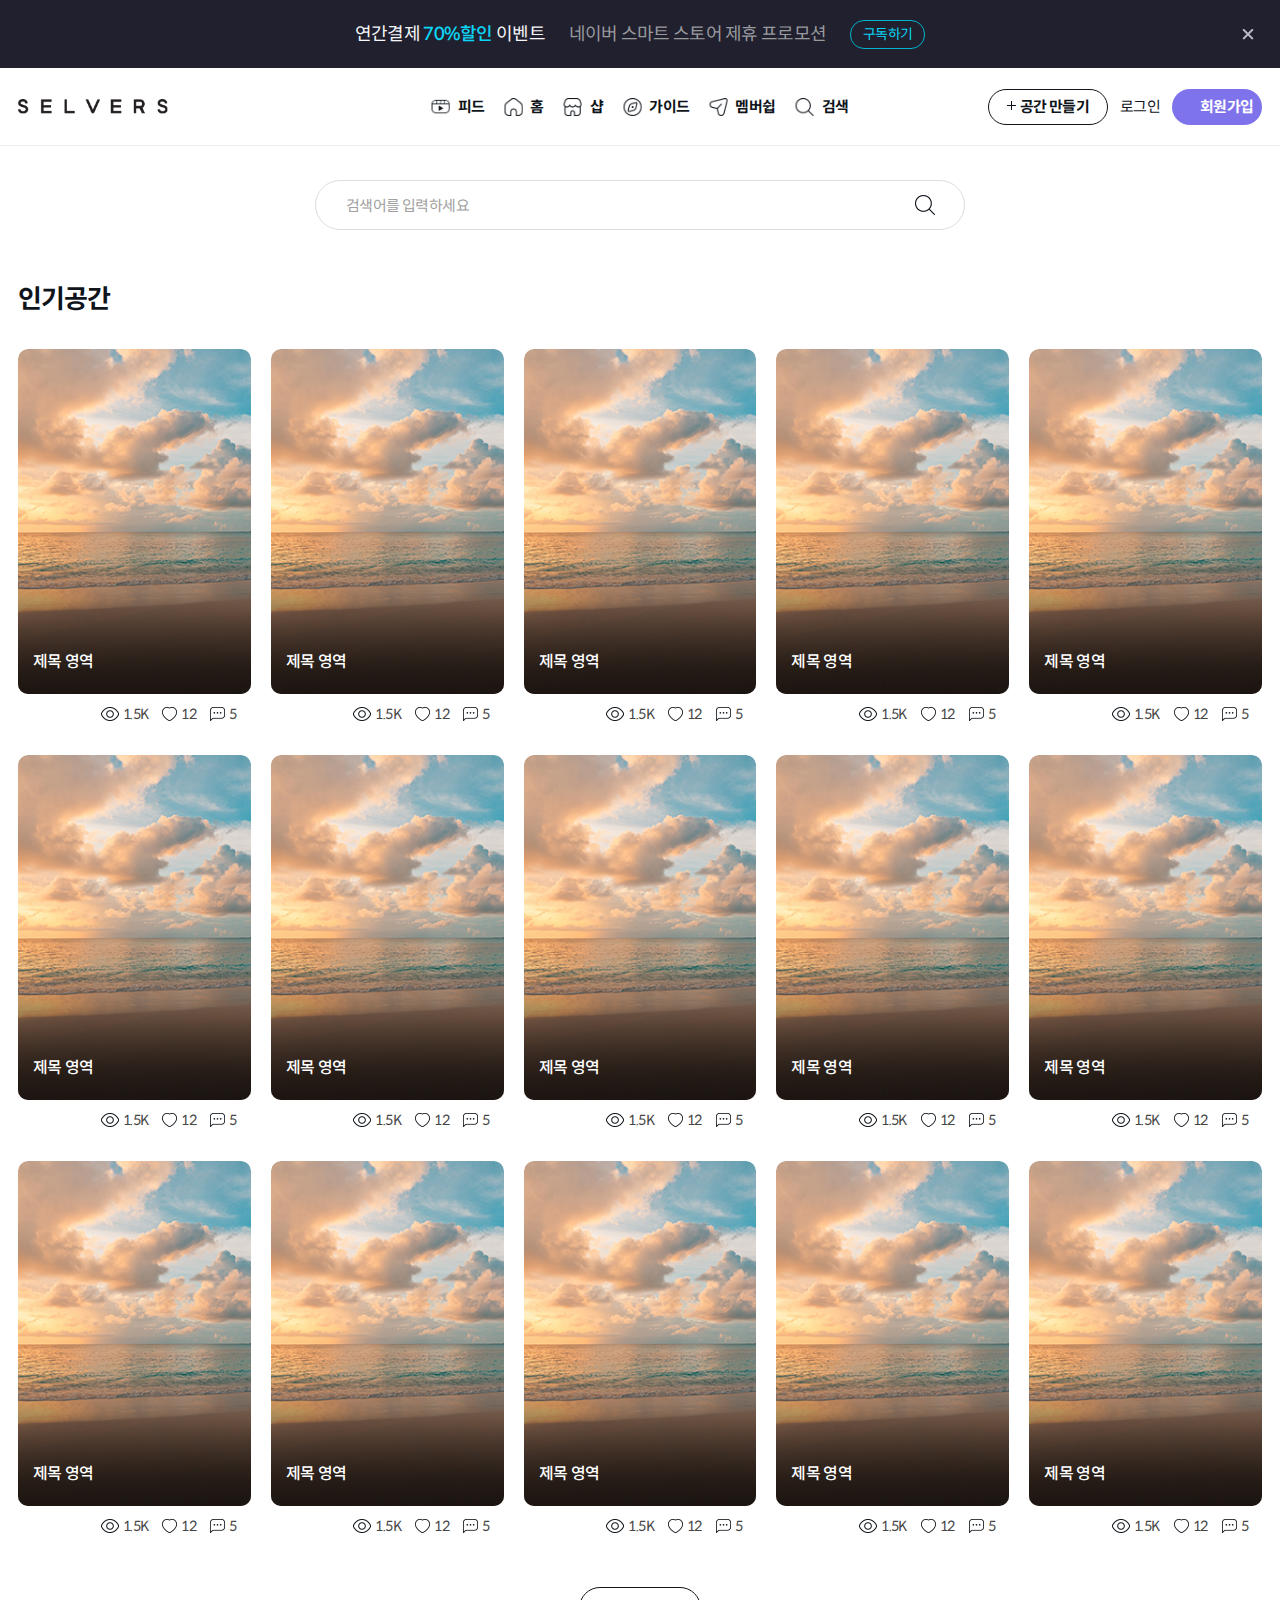
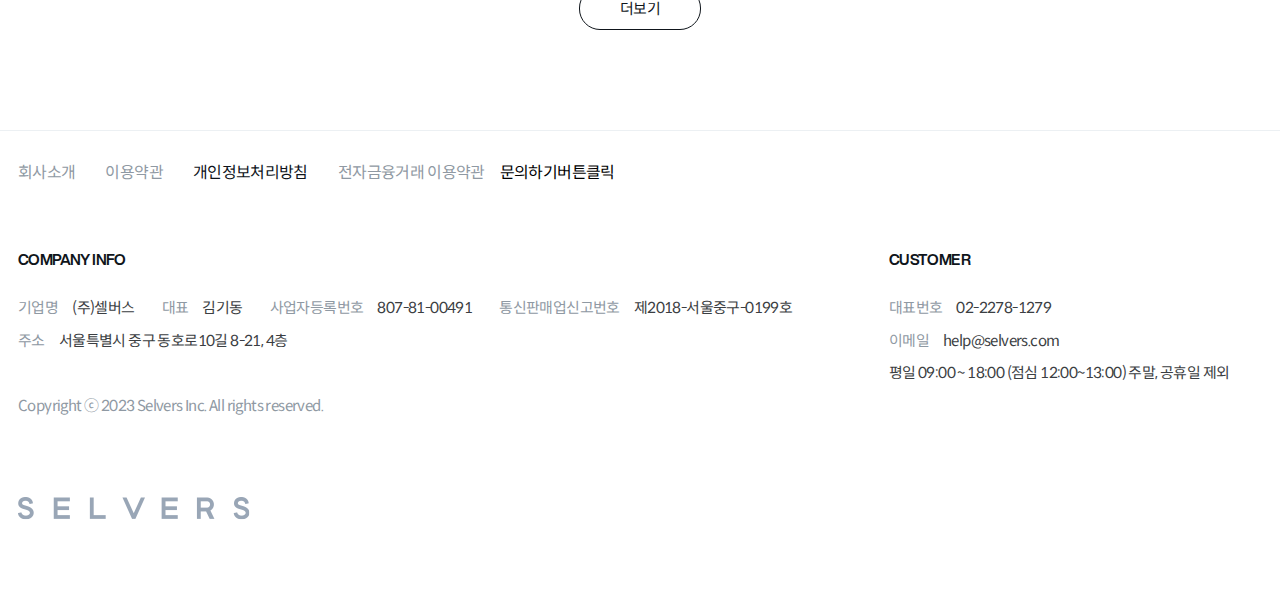
<file: search/search01.html>
<!DOCTYPE html>
<html lang="ko">
  <head>
    <meta charset="UTF-8" />
    <meta name="viewport" content="width=device-width, initial-scale=1.0" />
    <link rel="stylesheet" href="../assets/css/style.css" />
    <script src="../assets/js/jquery-1.12.4.min.js"></script>
    <script src="../assets/js/script.js"></script>
    <title>SELVERS</title>
  </head>
  <body>
    <div id="wrap" class="page_main">
      <!-- top_banner :: S -->
      <div class="top_banner renewal">
        <a href="../rate_plan/rate_plan.html">
          <p class="txt1">연간결제 <strong>70%할인</strong> 이벤트</p>
          <p class="txt2">네이버 스마트 스토어 제휴 프로모션</p>
          <span class="tb_link">구독하기</span>
        </a>
        <button type="button" class="tb_close">닫기</button>
      </div>
      <!-- top_banner :: E -->

      <!-- header :: S -->
      <header id="header">
        <div class="inner">
            <button type="button" class="ham_btn only_mo">
                <img src="../assets/images/btn/ham_btn.png" alt="" />
            </button>
            <div class="header_wrap">                    
                <h1 class="logo">
                    <a href="../main/main.html">
                        <img src="../assets/images/common/logo.png" alt="selvers" class="only_web" />
                        <img src="../assets/images/common/logo_mo.png" alt="selvers" class="only_mo" />
                    </a>
                </h1>
                <nav class="gnb">
                    <div class="gnb_in">
                        <button type="button" class="close_btn only_mo">
                            <img src="../assets/images/btn/ham_close_btn.png" alt="" />
                        </button>
                        <ul>
                            <li>
                                <!-- FIX RENEWAL: LINK 연결 필요 -->
                                <a href="#" class="renewal_nav_feed_btn">
                                    <i><img src="../assets/images/renewal/nav-feed-icon.png" alt="feed icon" /></i>
                                    <span>피드</span>
                                </a>
                            </li>
                            <li>
                                <!-- FIX RENEWAL: LINK 연결 필요 -->
                                <a href="#" class="renewal_nav_home_btn">
                                    <i><img src="../assets/images/renewal/nav-home-icon.png" alt="nav home icon" /></i>
                                    <span>홈</span>
                                </a>
                            </li>
                            <li>
                                <!-- FIX RENEWAL: LINK 연결 필요 -->
                                <a href="#" class="renewal_nav_shop_btn">
                                    <i><img src="../assets/images/renewal/nav-shop-icon.png" alt="nav shop icon" /></i>
                                    <span>샵</span>
                                </a>
                            </li>
                            <li>
                                <!-- FIX RENEWAL: LINK 연결 필요 -->
                                <a href="#" class="renewal_nav_guide_btn">
                                    <i><img src="../assets/images/renewal/nav-guide-icon.png"
                                            alt="nav guide icon" /></i>
                                    <span>가이드</span>
                                </a>
                            </li>
                            <li>
                                <!-- FIX RENEWAL: LINK 연결 필요 -->
                                <a href="#" class="renewal_nav_membership_btn">
                                    <i><img src="../assets/images/renewal/nav-membership-icon.png"
                                            alt="nav membership icon" /></i>
                                    <span>멤버쉽</span>
                                </a>
                            </li>
                            <li>
                                <!-- FIX RENEWAL: LINK 연결 필요 -->
                                <a href="#" class="renewal_nav_search_btn">
                                    <i><img src="../assets/images/renewal/nav-search-icon.png"
                                            alt="nav search icon" /></i>
                                    <span>검색</span>
                                </a>
                            </li>
                        </ul>
                        <div class="member_util only_small_mo">
                          <ul>
                              <li>
                                  <!-- FIX RENEWAL: LINK 연결 필요 -->
                                  <a href="#" class="create_space_btn">
                                      <i /></i>
                                      <span>공간 만들기</span>
                                  </a>
                              </li>
                              <li>
                                  <a href="../member/join.html" class="join_link">
                                      <div class="txt_marquee">
                                          <span>회원가입</span><span>회원가입</span><span>회원가입</span><span>회원가입</span>
                                      </div>
                                  </a>
                              </li>
                              <li><a href="../member/login.html" class="login_link">로그인</a></li>
                          </ul>
                      </div>
                    </div>
                    <div class="dim only_mo"></div>
                </nav>

                <div class="member_util">
                    <ul>
                        <li>
                            <!-- FIX RENEWAL: LINK 연결 필요 -->
                            <a href="#" class="create_space_btn">
                                <i /></i>
                                <span>공간 만들기</span>
                            </a>
                        </li>
                        <li><a href="../member/login.html" class="login_link">로그인</a></li>
                        <li>
                            <a href="../member/join.html" class="join_link">
                                <div class="txt_marquee">
                                    <span>회원가입</span><span>회원가입</span><span>회원가입</span><span>회원가입</span>
                                </div>
                            </a>
                        </li>
                    </ul>
                </div>
                
            </div>
        </div>
      </header>
      <!-- header :: E -->

      <div id="container" class="header_in">
        <!-- renewal_search section :: S -->
        <section class="renewal_search my50">
          <div class="inner">
            <form class="search_wrap">
              <input type="text" placeholder="검색어를 입력하세요" class="search_input">
              <button type="submit" class="search_button"></i>
            </form>
          </div>
        </section>
        <!-- renewal_search section :: E -->

        <!-- card section :: S -->
        <section class="renewal_card_section pb100">
          <div class="inner">
            <div class="renewal_card_wrapper">
              <h6 class="title">인기공간</h6>
              <ul class="renewal_card_list">
                <li>
                  <i>
                    <img
                      src="../assets/images/renewal/dummy-card-img.png"
                      alt="dummy img"
                    />
                    <span>제목 영역</span>
                  </i>
                  <div class="btn_wrap">
                    <div class="card_view">
                      <i></i>
                      <span>1.5K</span>
                    </div>
                    <div class="card_heart">
                      <i></i>
                      <span>12</span>
                    </div>
                    <div class="card_comment">
                      <i></i>
                      <span>5</span>
                    </div>
                  </div>
                </li>
                <li>
                  <i>
                    <img
                      src="../assets/images/renewal/dummy-card-img.png"
                      alt="dummy img"
                    />
                    <span>제목 영역</span>
                  </i>
                  <div class="btn_wrap">
                    <div class="card_view">
                      <i></i>
                      <span>1.5K</span>
                    </div>
                    <div class="card_heart">
                      <i></i>
                      <span>12</span>
                    </div>
                    <div class="card_comment">
                      <i></i>
                      <span>5</span>
                    </div>
                  </div>
                </li>
                <li>
                  <i>
                    <img
                      src="../assets/images/renewal/dummy-card-img.png"
                      alt="dummy img"
                    />
                    <span>제목 영역</span>
                  </i>
                  <div class="btn_wrap">
                    <div class="card_view">
                      <i></i>
                      <span>1.5K</span>
                    </div>
                    <div class="card_heart">
                      <i></i>
                      <span>12</span>
                    </div>
                    <div class="card_comment">
                      <i></i>
                      <span>5</span>
                    </div>
                  </div>
                </li>
                <li>
                  <i>
                    <img
                      src="../assets/images/renewal/dummy-card-img.png"
                      alt="dummy img"
                    />
                    <span>제목 영역</span>
                  </i>
                  <div class="btn_wrap">
                    <div class="card_view">
                      <i></i>
                      <span>1.5K</span>
                    </div>
                    <div class="card_heart">
                      <i></i>
                      <span>12</span>
                    </div>
                    <div class="card_comment">
                      <i></i>
                      <span>5</span>
                    </div>
                  </div>
                </li>
                <li>
                  <i>
                    <img
                      src="../assets/images/renewal/dummy-card-img.png"
                      alt="dummy img"
                    />
                    <span>제목 영역</span>
                  </i>
                  <div class="btn_wrap">
                    <div class="card_view">
                      <i></i>
                      <span>1.5K</span>
                    </div>
                    <div class="card_heart">
                      <i></i>
                      <span>12</span>
                    </div>
                    <div class="card_comment">
                      <i></i>
                      <span>5</span>
                    </div>
                  </div>
                </li>
                <li>
                  <i>
                    <img
                      src="../assets/images/renewal/dummy-card-img.png"
                      alt="dummy img"
                    />
                    <span>제목 영역</span>
                  </i>
                  <div class="btn_wrap">
                    <div class="card_view">
                      <i></i>
                      <span>1.5K</span>
                    </div>
                    <div class="card_heart">
                      <i></i>
                      <span>12</span>
                    </div>
                    <div class="card_comment">
                      <i></i>
                      <span>5</span>
                    </div>
                  </div>
                </li>
                <li>
                  <i>
                    <img
                      src="../assets/images/renewal/dummy-card-img.png"
                      alt="dummy img"
                    />
                    <span>제목 영역</span>
                  </i>
                  <div class="btn_wrap">
                    <div class="card_view">
                      <i></i>
                      <span>1.5K</span>
                    </div>
                    <div class="card_heart">
                      <i></i>
                      <span>12</span>
                    </div>
                    <div class="card_comment">
                      <i></i>
                      <span>5</span>
                    </div>
                  </div>
                </li>
                <li>
                  <i>
                    <img
                      src="../assets/images/renewal/dummy-card-img.png"
                      alt="dummy img"
                    />
                    <span>제목 영역</span>
                  </i>
                  <div class="btn_wrap">
                    <div class="card_view">
                      <i></i>
                      <span>1.5K</span>
                    </div>
                    <div class="card_heart">
                      <i></i>
                      <span>12</span>
                    </div>
                    <div class="card_comment">
                      <i></i>
                      <span>5</span>
                    </div>
                  </div>
                </li>
                <li>
                  <i>
                    <img
                      src="../assets/images/renewal/dummy-card-img.png"
                      alt="dummy img"
                    />
                    <span>제목 영역</span>
                  </i>
                  <div class="btn_wrap">
                    <div class="card_view">
                      <i></i>
                      <span>1.5K</span>
                    </div>
                    <div class="card_heart">
                      <i></i>
                      <span>12</span>
                    </div>
                    <div class="card_comment">
                      <i></i>
                      <span>5</span>
                    </div>
                  </div>
                </li>
                <li>
                  <i>
                    <img
                      src="../assets/images/renewal/dummy-card-img.png"
                      alt="dummy img"
                    />
                    <span>제목 영역</span>
                  </i>
                  <div class="btn_wrap">
                    <div class="card_view">
                      <i></i>
                      <span>1.5K</span>
                    </div>
                    <div class="card_heart">
                      <i></i>
                      <span>12</span>
                    </div>
                    <div class="card_comment">
                      <i></i>
                      <span>5</span>
                    </div>
                  </div>
                </li>
                <li>
                  <i>
                    <img
                      src="../assets/images/renewal/dummy-card-img.png"
                      alt="dummy img"
                    />
                    <span>제목 영역</span>
                  </i>
                  <div class="btn_wrap">
                    <div class="card_view">
                      <i></i>
                      <span>1.5K</span>
                    </div>
                    <div class="card_heart">
                      <i></i>
                      <span>12</span>
                    </div>
                    <div class="card_comment">
                      <i></i>
                      <span>5</span>
                    </div>
                  </div>
                </li>
                <li>
                  <i>
                    <img
                      src="../assets/images/renewal/dummy-card-img.png"
                      alt="dummy img"
                    />
                    <span>제목 영역</span>
                  </i>
                  <div class="btn_wrap">
                    <div class="card_view">
                      <i></i>
                      <span>1.5K</span>
                    </div>
                    <div class="card_heart">
                      <i></i>
                      <span>12</span>
                    </div>
                    <div class="card_comment">
                      <i></i>
                      <span>5</span>
                    </div>
                  </div>
                </li>
                <li>
                  <i>
                    <img
                      src="../assets/images/renewal/dummy-card-img.png"
                      alt="dummy img"
                    />
                    <span>제목 영역</span>
                  </i>
                  <div class="btn_wrap">
                    <div class="card_view">
                      <i></i>
                      <span>1.5K</span>
                    </div>
                    <div class="card_heart">
                      <i></i>
                      <span>12</span>
                    </div>
                    <div class="card_comment">
                      <i></i>
                      <span>5</span>
                    </div>
                  </div>
                </li>
                <li>
                  <i>
                    <img
                      src="../assets/images/renewal/dummy-card-img.png"
                      alt="dummy img"
                    />
                    <span>제목 영역</span>
                  </i>
                  <div class="btn_wrap">
                    <div class="card_view">
                      <i></i>
                      <span>1.5K</span>
                    </div>
                    <div class="card_heart">
                      <i></i>
                      <span>12</span>
                    </div>
                    <div class="card_comment">
                      <i></i>
                      <span>5</span>
                    </div>
                  </div>
                </li>
                <li>
                  <i>
                    <img
                      src="../assets/images/renewal/dummy-card-img.png"
                      alt="dummy img"
                    />
                    <span>제목 영역</span>
                  </i>
                  <div class="btn_wrap">
                    <div class="card_view">
                      <i></i>
                      <span>1.5K</span>
                    </div>
                    <div class="card_heart">
                      <i></i>
                      <span>12</span>
                    </div>
                    <div class="card_comment">
                      <i></i>
                      <span>5</span>
                    </div>
                  </div>
                </li>
              </ul>
              <div class="renewal_viewmore_wrap mt50">
                <button>더보기</button>
              </div>
            </div>
          </div>
        </section>
        <!-- card section :: E -->
      </div>

<!-- pop_inquiry -->
<div class="pop_wrap pop_inquiry">
  <div class="dim"></div>
  <div class="pop_box">
      <div class="pop_head">
          <h2 class="pop_ttl">문의하기</h2>
          <button type="button" class="pop_close">닫기</button>
      </div>
      <div class="pop_body">
          <div class="pop_body_in">
              <div class="input_row">
                  <strong class="label">이메일</strong>
                  <div class="input_box">
                      <input type="text" name="" id="" placeholder="이메일" class="ess_input">
                  </div>
              </div>
              <div class="input_row">
                  <strong class="label">문의유형</strong>
                  <div class="input_box">
                      <select name="" id="">
                          <option value="">구독문의</option>
                          <option value="">회원가입</option>
                          <option value="">주문.결제</option>
                          <option value="">이용문의</option>
                          <option value="">광고문의</option>
                          <option value="">기타</option>
                      </select>
                  </div>
              </div>
              <div class="input_row">
                  <strong class="label">문의내용</strong>
                  <div class="input_box">
                      <textarea name="" id="" placeholder="무엇을 도와드릴까요?" class="ess_input"></textarea>
                  </div>
              </div>
              
              <div class="btn_row">
                  <button type="button" class="btn cancel">취소</button>
                  <button type="button" disabled class="btn ok">신청하기</button>
              </div>
          </div>
      </div>
  </div>
</div>

<!-- pop_inquiry_submit -->
<div class="pop_wrap pop_inquiry_submit">
  <div class="dim"></div>
  <div class="pop_box">
      <div class="pop_body">
          <div class="pop_body_in">
              <button type="button" class="pop_close">닫기</button>
              <div class="pop_cont">
                  <h2 class="ttl">접수되었습니다.</h2>
                  <p class="desc">소중한 의견으로 더 나은 서비스를 <br class="only_mo">만들겠습니다.</p>
              </div>
              <div class="btn_row">
                  <button type="button" class="btn ok">확인</button>
              </div>
          </div>
      </div>
  </div>
</div>

<!-- footer :: S -->
<footer id="footer">
  <div class="foot_menu">
      <div class="inner">
          <ul>

              <li><a href="https://www.selvers.com/" target="_blank">회사소개</a></li>
              <li><a href="../policy/service.html">이용약관</a></li>
              <li><a href="../policy/privacy.html"><strong>개인정보처리방침</strong></a></li>
              <li><a href="../policy/financial.html">전자금융거래 이용약관</a></li>
              <li class="btn_inquiry_open">문의하기버튼클릭</li>
          </ul>
      </div>
  </div>
  <div class="foot_info">
      <div class="inner">
          <div class="info_row">
              <div class="company">
                  <h2>company info</h2>
                  <address class="info_cont">
                      <dl>
                          <dt>기업명</dt>
                          <dd>(주)셀버스</dd>
                      </dl>
                      <dl>
                          <dt>대표</dt>
                          <dd>김기동</dd>
                      </dl>
                      <dl>
                          <dt>사업자등록번호</dt>
                          <dd>807-81-00491</dd>
                      </dl>
                      <dl>
                          <dt>통신판매업신고번호</dt>
                          <dd>제2018-서울중구-0199호</dd>
                      </dl>
                      <dl>
                          <dt>주소</dt>
                          <dd>서울특별시 중구 동호로10길 8-21, 4층</dd>
                      </dl>
                  </address>
              </div>
              <div class="customer">
                  <h2>customer</h2>
                  <div class="info_cont">
                      <dl>
                          <dt>대표번호</dt>
                          <dd>02-2278-1279</dd>
                      </dl>
                      <dl>
                          <dt>이메일</dt>
                          <dd>help@selvers.com </dd>
                      </dl>
                      <p class="time">평일 09:00 ~ 18:00 (점심 12:00~13:00) 주말, 공휴일 제외</p>
                  </div>
              </div>
          </div>
          <p class="copy">Copyright ⓒ 2023 Selvers Inc. All rights reserved.</p>
          <div class="foot_logo">
              <a href="/">
                  <img src="../assets/images/common/foot_logo.png" alt="selvers" class="only_web">
                  <img src="../assets/images/common/foot_logo_mo.png" alt="selvers" class="only_mo">
              </a>
          </div>
      </div>
      
  </div>
</footer>
<!-- footer :: E -->
    </div>
  </body>
</html>
</file>
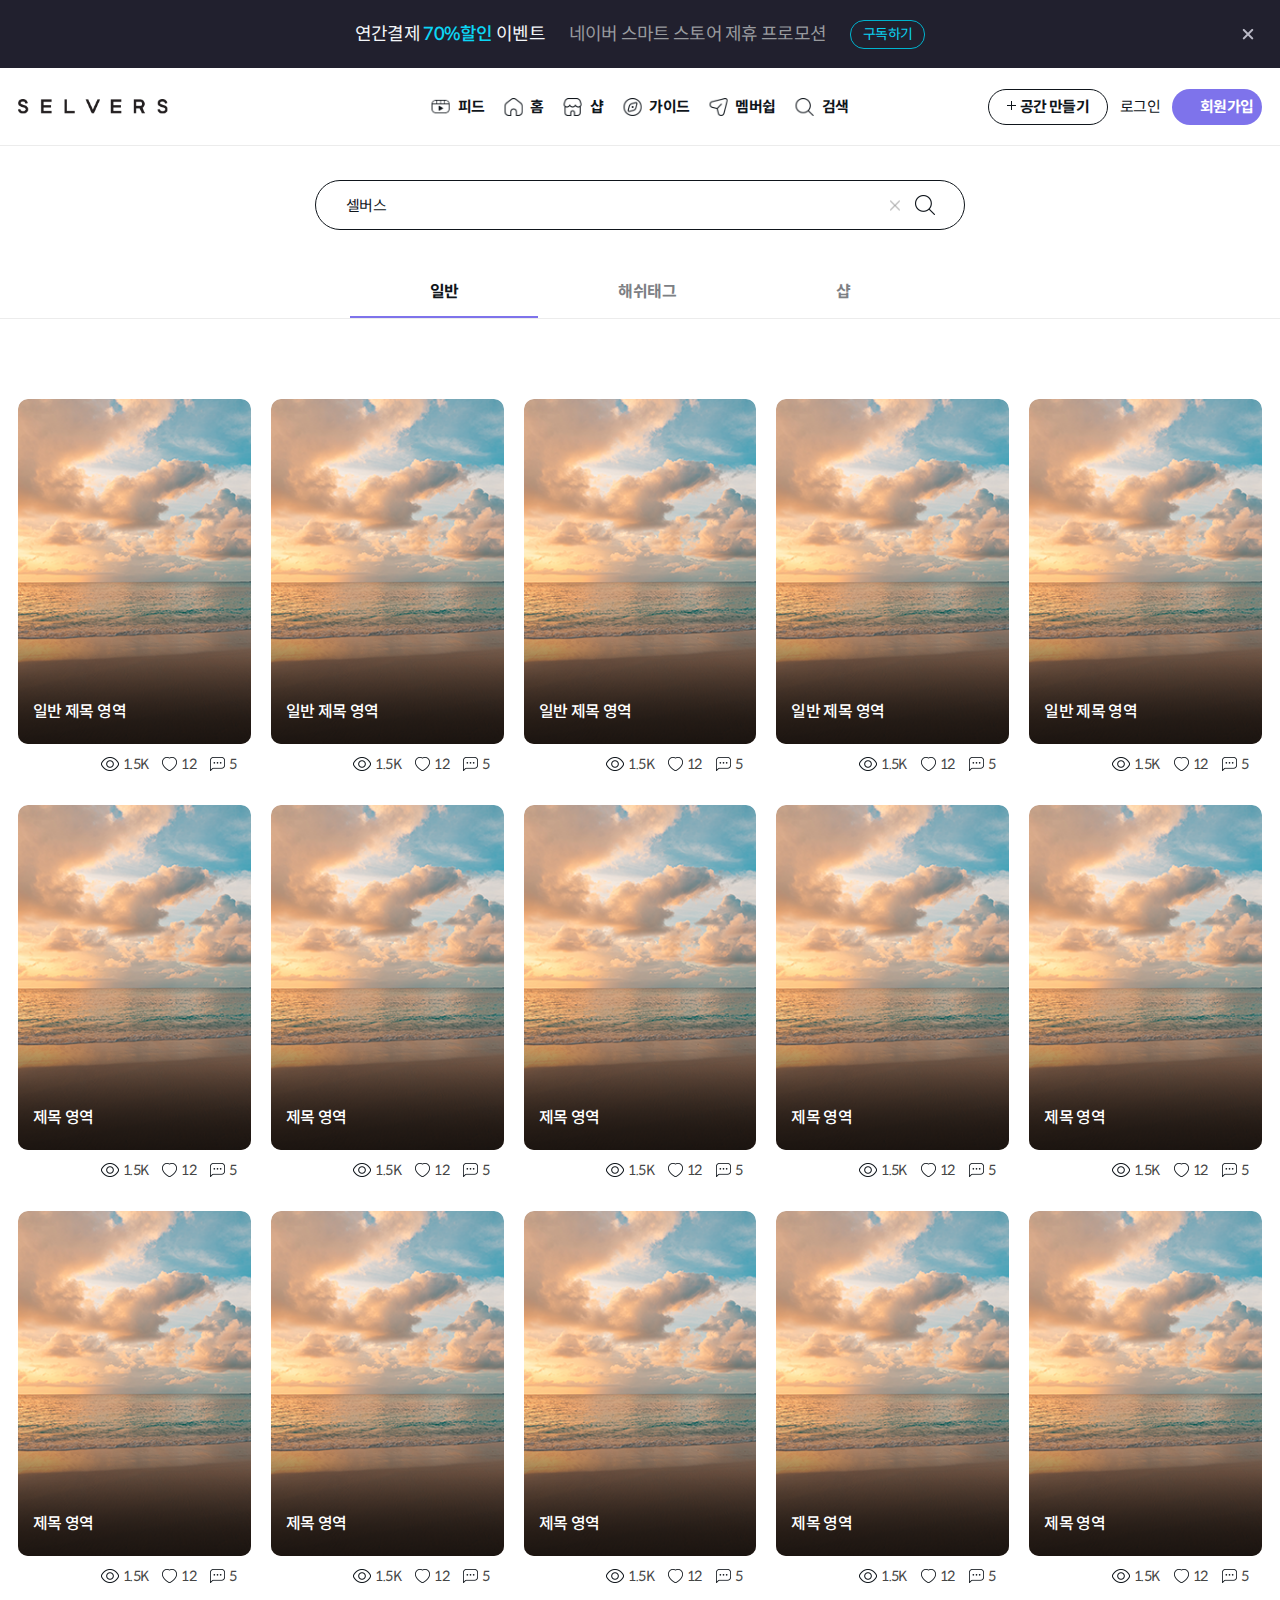
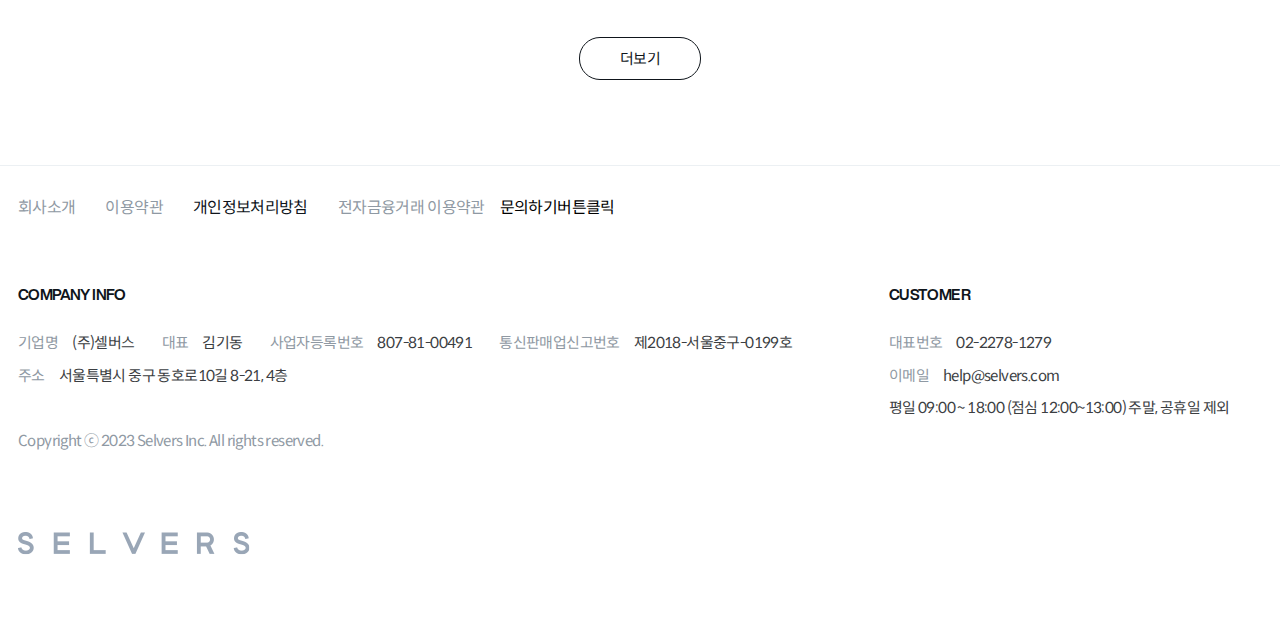
<file: search/search02.html>
<!DOCTYPE html>
<html lang="ko">
  <head>
    <meta charset="UTF-8" />
    <meta name="viewport" content="width=device-width, initial-scale=1.0" />
    <link rel="stylesheet" href="../assets/css/style.css" />
    <script src="../assets/js/jquery-1.12.4.min.js"></script>
    <title>SELVERS</title>
  </head>
  <body>
    <div id="wrap" class="page_main">
      <!-- top_banner :: S -->
      <div class="top_banner renewal">
        <a href="../rate_plan/rate_plan.html">
          <p class="txt1">연간결제 <strong>70%할인</strong> 이벤트</p>
          <p class="txt2">네이버 스마트 스토어 제휴 프로모션</p>
          <span class="tb_link">구독하기</span>
        </a>
        <button type="button" class="tb_close">닫기</button>
      </div>
      <!-- top_banner :: E -->

      <!-- header :: S -->
      <header id="header">
        <div class="inner">
            <button type="button" class="ham_btn only_mo">
                <img src="../assets/images/btn/ham_btn.png" alt="" />
            </button>
            <div class="header_wrap">                    
                <h1 class="logo">
                    <a href="../main/main.html">
                        <img src="../assets/images/common/logo.png" alt="selvers" class="only_web" />
                        <img src="../assets/images/common/logo_mo.png" alt="selvers" class="only_mo" />
                    </a>
                </h1>
                <nav class="gnb">
                    <div class="gnb_in">
                        <button type="button" class="close_btn only_mo">
                            <img src="../assets/images/btn/ham_close_btn.png" alt="" />
                        </button>
                        <ul>
                            <li>
                                <!-- FIX RENEWAL: LINK 연결 필요 -->
                                <a href="#" class="renewal_nav_feed_btn">
                                    <i><img src="../assets/images/renewal/nav-feed-icon.png" alt="feed icon" /></i>
                                    <span>피드</span>
                                </a>
                            </li>
                            <li>
                                <!-- FIX RENEWAL: LINK 연결 필요 -->
                                <a href="#" class="renewal_nav_home_btn">
                                    <i><img src="../assets/images/renewal/nav-home-icon.png" alt="nav home icon" /></i>
                                    <span>홈</span>
                                </a>
                            </li>
                            <li>
                                <!-- FIX RENEWAL: LINK 연결 필요 -->
                                <a href="#" class="renewal_nav_shop_btn">
                                    <i><img src="../assets/images/renewal/nav-shop-icon.png" alt="nav shop icon" /></i>
                                    <span>샵</span>
                                </a>
                            </li>
                            <li>
                                <!-- FIX RENEWAL: LINK 연결 필요 -->
                                <a href="#" class="renewal_nav_guide_btn">
                                    <i><img src="../assets/images/renewal/nav-guide-icon.png"
                                            alt="nav guide icon" /></i>
                                    <span>가이드</span>
                                </a>
                            </li>
                            <li>
                                <!-- FIX RENEWAL: LINK 연결 필요 -->
                                <a href="#" class="renewal_nav_membership_btn">
                                    <i><img src="../assets/images/renewal/nav-membership-icon.png"
                                            alt="nav membership icon" /></i>
                                    <span>멤버쉽</span>
                                </a>
                            </li>
                            <li>
                                <!-- FIX RENEWAL: LINK 연결 필요 -->
                                <a href="#" class="renewal_nav_search_btn">
                                    <i><img src="../assets/images/renewal/nav-search-icon.png"
                                            alt="nav search icon" /></i>
                                    <span>검색</span>
                                </a>
                            </li>
                        </ul>
                    </div>
                    <div class="dim only_mo"></div>
                </nav>

                <div class="member_util">
                    <ul>
                        <li>
                            <!-- FIX RENEWAL: LINK 연결 필요 -->
                            <a href="#" class="create_space_btn">
                                <i /></i>
                                <span>공간 만들기</span>
                            </a>
                        </li>
                        <li><a href="../member/login.html" class="login_link">로그인</a></li>
                        <li>
                            <a href="../member/join.html" class="join_link">
                                <div class="txt_marquee">
                                    <span>회원가입</span><span>회원가입</span><span>회원가입</span><span>회원가입</span>
                                </div>
                            </a>
                        </li>
                    </ul>
                </div>
            </div>
        </div>
      </header>
      <!-- header :: E -->

      <div id="container" class="header_in">
        <!-- renewal_search section :: S -->
        <section class="renewal_search my50">
          <div class="inner">
            <form class="search_wrap">
              <input type="text" value="셀버스" class="search_input focus">
              <i class="search_value_init"></i>
              <button type="submit" class="search_button"></i>
            </form>
          </div>
        </section>
        <!-- renewal_search section :: E -->

        <!-- card section :: S -->
        <section class="renewal_card_section" id="search02_section">
          <div class="inner">
            <ul class="tab_btn_wrap">
              <li class="tab_btn on"><a href="#common_tab">일반</a></li>
              <li class="tab_btn"><a href="#hash_tab">해쉬태그</a></li>
              <li class="tab_btn"><a href="#shop_tab">샵</a></li>
            </ul>
            <div class="tab_container">
              <div id="common_tab" class="on">
                <div class="renewal_card_wrapper mb85">
                  <ul class="renewal_card_list">
                    <li>
                      <i>
                        <img
                          src="../assets/images/renewal/dummy-card-img.png"
                          alt="dummy img"
                        />
                        <span>일반 제목 영역</span>
                      </i>
                      <div class="btn_wrap">
                        <div class="card_view">
                          <i></i>
                          <span>1.5K</span>
                        </div>
                        <div class="card_heart">
                          <i></i>
                          <span>12</span>
                        </div>
                        <div class="card_comment">
                          <i></i>
                          <span>5</span>
                        </div>
                      </div>
                    </li>
                    <li>
                      <i>
                        <img
                          src="../assets/images/renewal/dummy-card-img.png"
                          alt="dummy img"
                        />
                        <span>일반 제목 영역</span>
                      </i>
                      <div class="btn_wrap">
                        <div class="card_view">
                          <i></i>
                          <span>1.5K</span>
                        </div>
                        <div class="card_heart">
                          <i></i>
                          <span>12</span>
                        </div>
                        <div class="card_comment">
                          <i></i>
                          <span>5</span>
                        </div>
                      </div>
                    </li>
                    <li>
                      <i>
                        <img
                          src="../assets/images/renewal/dummy-card-img.png"
                          alt="dummy img"
                        />
                        <span>일반 제목 영역</span>
                      </i>
                      <div class="btn_wrap">
                        <div class="card_view">
                          <i></i>
                          <span>1.5K</span>
                        </div>
                        <div class="card_heart">
                          <i></i>
                          <span>12</span>
                        </div>
                        <div class="card_comment">
                          <i></i>
                          <span>5</span>
                        </div>
                      </div>
                    </li>
                    <li>
                      <i>
                        <img
                          src="../assets/images/renewal/dummy-card-img.png"
                          alt="dummy img"
                        />
                        <span>일반 제목 영역</span>
                      </i>
                      <div class="btn_wrap">
                        <div class="card_view">
                          <i></i>
                          <span>1.5K</span>
                        </div>
                        <div class="card_heart">
                          <i></i>
                          <span>12</span>
                        </div>
                        <div class="card_comment">
                          <i></i>
                          <span>5</span>
                        </div>
                      </div>
                    </li>
                    <li>
                      <i>
                        <img
                          src="../assets/images/renewal/dummy-card-img.png"
                          alt="dummy img"
                        />
                        <span>일반 제목 영역</span>
                      </i>
                      <div class="btn_wrap">
                        <div class="card_view">
                          <i></i>
                          <span>1.5K</span>
                        </div>
                        <div class="card_heart">
                          <i></i>
                          <span>12</span>
                        </div>
                        <div class="card_comment">
                          <i></i>
                          <span>5</span>
                        </div>
                      </div>
                    </li>
                    <li>
                      <i>
                        <img
                          src="../assets/images/renewal/dummy-card-img.png"
                          alt="dummy img"
                        />
                        <span>제목 영역</span>
                      </i>
                      <div class="btn_wrap">
                        <div class="card_view">
                          <i></i>
                          <span>1.5K</span>
                        </div>
                        <div class="card_heart">
                          <i></i>
                          <span>12</span>
                        </div>
                        <div class="card_comment">
                          <i></i>
                          <span>5</span>
                        </div>
                      </div>
                    </li>
                    <li>
                      <i>
                        <img
                          src="../assets/images/renewal/dummy-card-img.png"
                          alt="dummy img"
                        />
                        <span>제목 영역</span>
                      </i>
                      <div class="btn_wrap">
                        <div class="card_view">
                          <i></i>
                          <span>1.5K</span>
                        </div>
                        <div class="card_heart">
                          <i></i>
                          <span>12</span>
                        </div>
                        <div class="card_comment">
                          <i></i>
                          <span>5</span>
                        </div>
                      </div>
                    </li>
                    <li>
                      <i>
                        <img
                          src="../assets/images/renewal/dummy-card-img.png"
                          alt="dummy img"
                        />
                        <span>제목 영역</span>
                      </i>
                      <div class="btn_wrap">
                        <div class="card_view">
                          <i></i>
                          <span>1.5K</span>
                        </div>
                        <div class="card_heart">
                          <i></i>
                          <span>12</span>
                        </div>
                        <div class="card_comment">
                          <i></i>
                          <span>5</span>
                        </div>
                      </div>
                    </li>
                    <li>
                      <i>
                        <img
                          src="../assets/images/renewal/dummy-card-img.png"
                          alt="dummy img"
                        />
                        <span>제목 영역</span>
                      </i>
                      <div class="btn_wrap">
                        <div class="card_view">
                          <i></i>
                          <span>1.5K</span>
                        </div>
                        <div class="card_heart">
                          <i></i>
                          <span>12</span>
                        </div>
                        <div class="card_comment">
                          <i></i>
                          <span>5</span>
                        </div>
                      </div>
                    </li>
                    <li>
                      <i>
                        <img
                          src="../assets/images/renewal/dummy-card-img.png"
                          alt="dummy img"
                        />
                        <span>제목 영역</span>
                      </i>
                      <div class="btn_wrap">
                        <div class="card_view">
                          <i></i>
                          <span>1.5K</span>
                        </div>
                        <div class="card_heart">
                          <i></i>
                          <span>12</span>
                        </div>
                        <div class="card_comment">
                          <i></i>
                          <span>5</span>
                        </div>
                      </div>
                    </li>
                    <li>
                      <i>
                        <img
                          src="../assets/images/renewal/dummy-card-img.png"
                          alt="dummy img"
                        />
                        <span>제목 영역</span>
                      </i>
                      <div class="btn_wrap">
                        <div class="card_view">
                          <i></i>
                          <span>1.5K</span>
                        </div>
                        <div class="card_heart">
                          <i></i>
                          <span>12</span>
                        </div>
                        <div class="card_comment">
                          <i></i>
                          <span>5</span>
                        </div>
                      </div>
                    </li>
                    <li>
                      <i>
                        <img
                          src="../assets/images/renewal/dummy-card-img.png"
                          alt="dummy img"
                        />
                        <span>제목 영역</span>
                      </i>
                      <div class="btn_wrap">
                        <div class="card_view">
                          <i></i>
                          <span>1.5K</span>
                        </div>
                        <div class="card_heart">
                          <i></i>
                          <span>12</span>
                        </div>
                        <div class="card_comment">
                          <i></i>
                          <span>5</span>
                        </div>
                      </div>
                    </li>
                    <li>
                      <i>
                        <img
                          src="../assets/images/renewal/dummy-card-img.png"
                          alt="dummy img"
                        />
                        <span>제목 영역</span>
                      </i>
                      <div class="btn_wrap">
                        <div class="card_view">
                          <i></i>
                          <span>1.5K</span>
                        </div>
                        <div class="card_heart">
                          <i></i>
                          <span>12</span>
                        </div>
                        <div class="card_comment">
                          <i></i>
                          <span>5</span>
                        </div>
                      </div>
                    </li>
                    <li>
                      <i>
                        <img
                          src="../assets/images/renewal/dummy-card-img.png"
                          alt="dummy img"
                        />
                        <span>제목 영역</span>
                      </i>
                      <div class="btn_wrap">
                        <div class="card_view">
                          <i></i>
                          <span>1.5K</span>
                        </div>
                        <div class="card_heart">
                          <i></i>
                          <span>12</span>
                        </div>
                        <div class="card_comment">
                          <i></i>
                          <span>5</span>
                        </div>
                      </div>
                    </li>
                    <li>
                      <i>
                        <img
                          src="../assets/images/renewal/dummy-card-img.png"
                          alt="dummy img"
                        />
                        <span>제목 영역</span>
                      </i>
                      <div class="btn_wrap">
                        <div class="card_view">
                          <i></i>
                          <span>1.5K</span>
                        </div>
                        <div class="card_heart">
                          <i></i>
                          <span>12</span>
                        </div>
                        <div class="card_comment">
                          <i></i>
                          <span>5</span>
                        </div>
                      </div>
                    </li>
                  </ul>
                  <div class="renewal_viewmore_wrap line-wrap mt50">
                    <!-- <i class="grey_line"></i> -->
                    <button>더보기</button>
                    <!-- <i class="grey_line"></i> -->
                  </div>
                </div>
              </div>
              <div id="hash_tab">
                <div class="renewal_card_wrapper mb85">
                  <ul class="renewal_card_list">
                    <li>
                      <i>
                        <img
                          src="../assets/images/renewal/dummy-card-img.png"
                          alt="dummy img"
                        />
                        <span>해쉬태그 제목 영역</span>
                      </i>
                      <div class="btn_wrap">
                        <div class="card_view">
                          <i></i>
                          <span>1.5K</span>
                        </div>
                        <div class="card_heart">
                          <i></i>
                          <span>12</span>
                        </div>
                        <div class="card_comment">
                          <i></i>
                          <span>5</span>
                        </div>
                      </div>
                    </li>
                    <li>
                      <i>
                        <img
                          src="../assets/images/renewal/dummy-card-img.png"
                          alt="dummy img"
                        />
                        <span>해쉬태그 제목 영역</span>
                      </i>
                      <div class="btn_wrap">
                        <div class="card_view">
                          <i></i>
                          <span>1.5K</span>
                        </div>
                        <div class="card_heart">
                          <i></i>
                          <span>12</span>
                        </div>
                        <div class="card_comment">
                          <i></i>
                          <span>5</span>
                        </div>
                      </div>
                    </li>
                    <li>
                      <i>
                        <img
                          src="../assets/images/renewal/dummy-card-img.png"
                          alt="dummy img"
                        />
                        <span>해쉬태그 제목 영역</span>
                      </i>
                      <div class="btn_wrap">
                        <div class="card_view">
                          <i></i>
                          <span>1.5K</span>
                        </div>
                        <div class="card_heart">
                          <i></i>
                          <span>12</span>
                        </div>
                        <div class="card_comment">
                          <i></i>
                          <span>5</span>
                        </div>
                      </div>
                    </li>
                    <li>
                      <i>
                        <img
                          src="../assets/images/renewal/dummy-card-img.png"
                          alt="dummy img"
                        />
                        <span>해쉬태그 제목 영역</span>
                      </i>
                      <div class="btn_wrap">
                        <div class="card_view">
                          <i></i>
                          <span>1.5K</span>
                        </div>
                        <div class="card_heart">
                          <i></i>
                          <span>12</span>
                        </div>
                        <div class="card_comment">
                          <i></i>
                          <span>5</span>
                        </div>
                      </div>
                    </li>
                    <li>
                      <i>
                        <img
                          src="../assets/images/renewal/dummy-card-img.png"
                          alt="dummy img"
                        />
                        <span>해쉬태그 제목 영역</span>
                      </i>
                      <div class="btn_wrap">
                        <div class="card_view">
                          <i></i>
                          <span>1.5K</span>
                        </div>
                        <div class="card_heart">
                          <i></i>
                          <span>12</span>
                        </div>
                        <div class="card_comment">
                          <i></i>
                          <span>5</span>
                        </div>
                      </div>
                    </li>
                    <li>
                      <i>
                        <img
                          src="../assets/images/renewal/dummy-card-img.png"
                          alt="dummy img"
                        />
                        <span>제목 영역</span>
                      </i>
                      <div class="btn_wrap">
                        <div class="card_view">
                          <i></i>
                          <span>1.5K</span>
                        </div>
                        <div class="card_heart">
                          <i></i>
                          <span>12</span>
                        </div>
                        <div class="card_comment">
                          <i></i>
                          <span>5</span>
                        </div>
                      </div>
                    </li>
                    <li>
                      <i>
                        <img
                          src="../assets/images/renewal/dummy-card-img.png"
                          alt="dummy img"
                        />
                        <span>제목 영역</span>
                      </i>
                      <div class="btn_wrap">
                        <div class="card_view">
                          <i></i>
                          <span>1.5K</span>
                        </div>
                        <div class="card_heart">
                          <i></i>
                          <span>12</span>
                        </div>
                        <div class="card_comment">
                          <i></i>
                          <span>5</span>
                        </div>
                      </div>
                    </li>
                    <li>
                      <i>
                        <img
                          src="../assets/images/renewal/dummy-card-img.png"
                          alt="dummy img"
                        />
                        <span>제목 영역</span>
                      </i>
                      <div class="btn_wrap">
                        <div class="card_view">
                          <i></i>
                          <span>1.5K</span>
                        </div>
                        <div class="card_heart">
                          <i></i>
                          <span>12</span>
                        </div>
                        <div class="card_comment">
                          <i></i>
                          <span>5</span>
                        </div>
                      </div>
                    </li>
                    <li>
                      <i>
                        <img
                          src="../assets/images/renewal/dummy-card-img.png"
                          alt="dummy img"
                        />
                        <span>제목 영역</span>
                      </i>
                      <div class="btn_wrap">
                        <div class="card_view">
                          <i></i>
                          <span>1.5K</span>
                        </div>
                        <div class="card_heart">
                          <i></i>
                          <span>12</span>
                        </div>
                        <div class="card_comment">
                          <i></i>
                          <span>5</span>
                        </div>
                      </div>
                    </li>
                    <li>
                      <i>
                        <img
                          src="../assets/images/renewal/dummy-card-img.png"
                          alt="dummy img"
                        />
                        <span>제목 영역</span>
                      </i>
                      <div class="btn_wrap">
                        <div class="card_view">
                          <i></i>
                          <span>1.5K</span>
                        </div>
                        <div class="card_heart">
                          <i></i>
                          <span>12</span>
                        </div>
                        <div class="card_comment">
                          <i></i>
                          <span>5</span>
                        </div>
                      </div>
                    </li>
                    <li>
                      <i>
                        <img
                          src="../assets/images/renewal/dummy-card-img.png"
                          alt="dummy img"
                        />
                        <span>제목 영역</span>
                      </i>
                      <div class="btn_wrap">
                        <div class="card_view">
                          <i></i>
                          <span>1.5K</span>
                        </div>
                        <div class="card_heart">
                          <i></i>
                          <span>12</span>
                        </div>
                        <div class="card_comment">
                          <i></i>
                          <span>5</span>
                        </div>
                      </div>
                    </li>
                    <li>
                      <i>
                        <img
                          src="../assets/images/renewal/dummy-card-img.png"
                          alt="dummy img"
                        />
                        <span>제목 영역</span>
                      </i>
                      <div class="btn_wrap">
                        <div class="card_view">
                          <i></i>
                          <span>1.5K</span>
                        </div>
                        <div class="card_heart">
                          <i></i>
                          <span>12</span>
                        </div>
                        <div class="card_comment">
                          <i></i>
                          <span>5</span>
                        </div>
                      </div>
                    </li>
                    <li>
                      <i>
                        <img
                          src="../assets/images/renewal/dummy-card-img.png"
                          alt="dummy img"
                        />
                        <span>제목 영역</span>
                      </i>
                      <div class="btn_wrap">
                        <div class="card_view">
                          <i></i>
                          <span>1.5K</span>
                        </div>
                        <div class="card_heart">
                          <i></i>
                          <span>12</span>
                        </div>
                        <div class="card_comment">
                          <i></i>
                          <span>5</span>
                        </div>
                      </div>
                    </li>
                    <li>
                      <i>
                        <img
                          src="../assets/images/renewal/dummy-card-img.png"
                          alt="dummy img"
                        />
                        <span>제목 영역</span>
                      </i>
                      <div class="btn_wrap">
                        <div class="card_view">
                          <i></i>
                          <span>1.5K</span>
                        </div>
                        <div class="card_heart">
                          <i></i>
                          <span>12</span>
                        </div>
                        <div class="card_comment">
                          <i></i>
                          <span>5</span>
                        </div>
                      </div>
                    </li>
                    <li>
                      <i>
                        <img
                          src="../assets/images/renewal/dummy-card-img.png"
                          alt="dummy img"
                        />
                        <span>제목 영역</span>
                      </i>
                      <div class="btn_wrap">
                        <div class="card_view">
                          <i></i>
                          <span>1.5K</span>
                        </div>
                        <div class="card_heart">
                          <i></i>
                          <span>12</span>
                        </div>
                        <div class="card_comment">
                          <i></i>
                          <span>5</span>
                        </div>
                      </div>
                    </li>
                  </ul>
                  <div class="renewal_viewmore_wrap line-wrap mt50">
                    <i class="grey_line"></i>
                    <button>더보기</button>
                    <i class="grey_line"></i>
                  </div>
                </div>
              </div>

              <div id="shop_tab">
                <div class="renewal_card_wrapper mb85">
                  <ul class="renewal_card_list">
                    <li>
                      <i>
                        <img
                          src="../assets/images/renewal/dummy-card-img.png"
                          alt="dummy img"
                        />
                        <span>샵 제목 영역</span>
                      </i>
                      <div class="btn_wrap">
                        <div class="card_view">
                          <i></i>
                          <span>1.5K</span>
                        </div>
                        <div class="card_heart">
                          <i></i>
                          <span>12</span>
                        </div>
                        <div class="card_comment">
                          <i></i>
                          <span>5</span>
                        </div>
                      </div>
                    </li>
                    <li>
                      <i>
                        <img
                          src="../assets/images/renewal/dummy-card-img.png"
                          alt="dummy img"
                        />
                        <span>샵 제목 영역</span>
                      </i>
                      <div class="btn_wrap">
                        <div class="card_view">
                          <i></i>
                          <span>1.5K</span>
                        </div>
                        <div class="card_heart">
                          <i></i>
                          <span>12</span>
                        </div>
                        <div class="card_comment">
                          <i></i>
                          <span>5</span>
                        </div>
                      </div>
                    </li>
                    <li>
                      <i>
                        <img
                          src="../assets/images/renewal/dummy-card-img.png"
                          alt="dummy img"
                        />
                        <span>샵 제목 영역</span>
                      </i>
                      <div class="btn_wrap">
                        <div class="card_view">
                          <i></i>
                          <span>1.5K</span>
                        </div>
                        <div class="card_heart">
                          <i></i>
                          <span>12</span>
                        </div>
                        <div class="card_comment">
                          <i></i>
                          <span>5</span>
                        </div>
                      </div>
                    </li>
                    <li>
                      <i>
                        <img
                          src="../assets/images/renewal/dummy-card-img.png"
                          alt="dummy img"
                        />
                        <span>샵 제목 영역</span>
                      </i>
                      <div class="btn_wrap">
                        <div class="card_view">
                          <i></i>
                          <span>1.5K</span>
                        </div>
                        <div class="card_heart">
                          <i></i>
                          <span>12</span>
                        </div>
                        <div class="card_comment">
                          <i></i>
                          <span>5</span>
                        </div>
                      </div>
                    </li>
                    <li>
                      <i>
                        <img
                          src="../assets/images/renewal/dummy-card-img.png"
                          alt="dummy img"
                        />
                        <span>샵 제목 영역</span>
                      </i>
                      <div class="btn_wrap">
                        <div class="card_view">
                          <i></i>
                          <span>1.5K</span>
                        </div>
                        <div class="card_heart">
                          <i></i>
                          <span>12</span>
                        </div>
                        <div class="card_comment">
                          <i></i>
                          <span>5</span>
                        </div>
                      </div>
                    </li>
                    <li>
                      <i>
                        <img
                          src="../assets/images/renewal/dummy-card-img.png"
                          alt="dummy img"
                        />
                        <span>제목 영역</span>
                      </i>
                      <div class="btn_wrap">
                        <div class="card_view">
                          <i></i>
                          <span>1.5K</span>
                        </div>
                        <div class="card_heart">
                          <i></i>
                          <span>12</span>
                        </div>
                        <div class="card_comment">
                          <i></i>
                          <span>5</span>
                        </div>
                      </div>
                    </li>
                    <li>
                      <i>
                        <img
                          src="../assets/images/renewal/dummy-card-img.png"
                          alt="dummy img"
                        />
                        <span>제목 영역</span>
                      </i>
                      <div class="btn_wrap">
                        <div class="card_view">
                          <i></i>
                          <span>1.5K</span>
                        </div>
                        <div class="card_heart">
                          <i></i>
                          <span>12</span>
                        </div>
                        <div class="card_comment">
                          <i></i>
                          <span>5</span>
                        </div>
                      </div>
                    </li>
                    <li>
                      <i>
                        <img
                          src="../assets/images/renewal/dummy-card-img.png"
                          alt="dummy img"
                        />
                        <span>제목 영역</span>
                      </i>
                      <div class="btn_wrap">
                        <div class="card_view">
                          <i></i>
                          <span>1.5K</span>
                        </div>
                        <div class="card_heart">
                          <i></i>
                          <span>12</span>
                        </div>
                        <div class="card_comment">
                          <i></i>
                          <span>5</span>
                        </div>
                      </div>
                    </li>
                    <li>
                      <i>
                        <img
                          src="../assets/images/renewal/dummy-card-img.png"
                          alt="dummy img"
                        />
                        <span>제목 영역</span>
                      </i>
                      <div class="btn_wrap">
                        <div class="card_view">
                          <i></i>
                          <span>1.5K</span>
                        </div>
                        <div class="card_heart">
                          <i></i>
                          <span>12</span>
                        </div>
                        <div class="card_comment">
                          <i></i>
                          <span>5</span>
                        </div>
                      </div>
                    </li>
                    <li>
                      <i>
                        <img
                          src="../assets/images/renewal/dummy-card-img.png"
                          alt="dummy img"
                        />
                        <span>제목 영역</span>
                      </i>
                      <div class="btn_wrap">
                        <div class="card_view">
                          <i></i>
                          <span>1.5K</span>
                        </div>
                        <div class="card_heart">
                          <i></i>
                          <span>12</span>
                        </div>
                        <div class="card_comment">
                          <i></i>
                          <span>5</span>
                        </div>
                      </div>
                    </li>
                    <li>
                      <i>
                        <img
                          src="../assets/images/renewal/dummy-card-img.png"
                          alt="dummy img"
                        />
                        <span>제목 영역</span>
                      </i>
                      <div class="btn_wrap">
                        <div class="card_view">
                          <i></i>
                          <span>1.5K</span>
                        </div>
                        <div class="card_heart">
                          <i></i>
                          <span>12</span>
                        </div>
                        <div class="card_comment">
                          <i></i>
                          <span>5</span>
                        </div>
                      </div>
                    </li>
                    <li>
                      <i>
                        <img
                          src="../assets/images/renewal/dummy-card-img.png"
                          alt="dummy img"
                        />
                        <span>제목 영역</span>
                      </i>
                      <div class="btn_wrap">
                        <div class="card_view">
                          <i></i>
                          <span>1.5K</span>
                        </div>
                        <div class="card_heart">
                          <i></i>
                          <span>12</span>
                        </div>
                        <div class="card_comment">
                          <i></i>
                          <span>5</span>
                        </div>
                      </div>
                    </li>
                    <li>
                      <i>
                        <img
                          src="../assets/images/renewal/dummy-card-img.png"
                          alt="dummy img"
                        />
                        <span>제목 영역</span>
                      </i>
                      <div class="btn_wrap">
                        <div class="card_view">
                          <i></i>
                          <span>1.5K</span>
                        </div>
                        <div class="card_heart">
                          <i></i>
                          <span>12</span>
                        </div>
                        <div class="card_comment">
                          <i></i>
                          <span>5</span>
                        </div>
                      </div>
                    </li>
                    <li>
                      <i>
                        <img
                          src="../assets/images/renewal/dummy-card-img.png"
                          alt="dummy img"
                        />
                        <span>제목 영역</span>
                      </i>
                      <div class="btn_wrap">
                        <div class="card_view">
                          <i></i>
                          <span>1.5K</span>
                        </div>
                        <div class="card_heart">
                          <i></i>
                          <span>12</span>
                        </div>
                        <div class="card_comment">
                          <i></i>
                          <span>5</span>
                        </div>
                      </div>
                    </li>
                    <li>
                      <i>
                        <img
                          src="../assets/images/renewal/dummy-card-img.png"
                          alt="dummy img"
                        />
                        <span>제목 영역</span>
                      </i>
                      <div class="btn_wrap">
                        <div class="card_view">
                          <i></i>
                          <span>1.5K</span>
                        </div>
                        <div class="card_heart">
                          <i></i>
                          <span>12</span>
                        </div>
                        <div class="card_comment">
                          <i></i>
                          <span>5</span>
                        </div>
                      </div>
                    </li>
                  </ul>
                  <div class="renewal_viewmore_wrap line-wrap mt50">
                    <i class="grey_line"></i>
                    <button>더보기</button>
                    <i class="grey_line"></i>
                  </div>
                </div>
              </div>
            </div>
              


          </div>
        </section>
        <!-- card section :: E -->
      </div>

<!-- pop_inquiry -->
<div class="pop_wrap pop_inquiry">
  <div class="dim"></div>
  <div class="pop_box">
      <div class="pop_head">
          <h2 class="pop_ttl">문의하기</h2>
          <button type="button" class="pop_close">닫기</button>
      </div>
      <div class="pop_body">
          <div class="pop_body_in">
              <div class="input_row">
                  <strong class="label">이메일</strong>
                  <div class="input_box">
                      <input type="text" name="" id="" placeholder="이메일" class="ess_input">
                  </div>
              </div>
              <div class="input_row">
                  <strong class="label">문의유형</strong>
                  <div class="input_box">
                      <select name="" id="">
                          <option value="">구독문의</option>
                          <option value="">회원가입</option>
                          <option value="">주문.결제</option>
                          <option value="">이용문의</option>
                          <option value="">광고문의</option>
                          <option value="">기타</option>
                      </select>
                  </div>
              </div>
              <div class="input_row">
                  <strong class="label">문의내용</strong>
                  <div class="input_box">
                      <textarea name="" id="" placeholder="무엇을 도와드릴까요?" class="ess_input"></textarea>
                  </div>
              </div>
              
              <div class="btn_row">
                  <button type="button" class="btn cancel">취소</button>
                  <button type="button" disabled class="btn ok">신청하기</button>
              </div>
          </div>
      </div>
  </div>
</div>

<!-- pop_inquiry_submit -->
<div class="pop_wrap pop_inquiry_submit">
  <div class="dim"></div>
  <div class="pop_box">
      <div class="pop_body">
          <div class="pop_body_in">
              <button type="button" class="pop_close">닫기</button>
              <div class="pop_cont">
                  <h2 class="ttl">접수되었습니다.</h2>
                  <p class="desc">소중한 의견으로 더 나은 서비스를 <br class="only_mo">만들겠습니다.</p>
              </div>
              <div class="btn_row">
                  <button type="button" class="btn ok">확인</button>
              </div>
          </div>
      </div>
  </div>
</div>

<!-- footer :: S -->
<footer id="footer">
  <div class="foot_menu">
      <div class="inner">
          <ul>

              <li><a href="https://www.selvers.com/" target="_blank">회사소개</a></li>
              <li><a href="../policy/service.html">이용약관</a></li>
              <li><a href="../policy/privacy.html"><strong>개인정보처리방침</strong></a></li>
              <li><a href="../policy/financial.html">전자금융거래 이용약관</a></li>
              <li class="btn_inquiry_open">문의하기버튼클릭</li>
          </ul>
      </div>
  </div>
  <div class="foot_info">
      <div class="inner">
          <div class="info_row">
              <div class="company">
                  <h2>company info</h2>
                  <address class="info_cont">
                      <dl>
                          <dt>기업명</dt>
                          <dd>(주)셀버스</dd>
                      </dl>
                      <dl>
                          <dt>대표</dt>
                          <dd>김기동</dd>
                      </dl>
                      <dl>
                          <dt>사업자등록번호</dt>
                          <dd>807-81-00491</dd>
                      </dl>
                      <dl>
                          <dt>통신판매업신고번호</dt>
                          <dd>제2018-서울중구-0199호</dd>
                      </dl>
                      <dl>
                          <dt>주소</dt>
                          <dd>서울특별시 중구 동호로10길 8-21, 4층</dd>
                      </dl>
                  </address>
              </div>
              <div class="customer">
                  <h2>customer</h2>
                  <div class="info_cont">
                      <dl>
                          <dt>대표번호</dt>
                          <dd>02-2278-1279</dd>
                      </dl>
                      <dl>
                          <dt>이메일</dt>
                          <dd>help@selvers.com </dd>
                      </dl>
                      <p class="time">평일 09:00 ~ 18:00 (점심 12:00~13:00) 주말, 공휴일 제외</p>
                  </div>
              </div>
          </div>
          <p class="copy">Copyright ⓒ 2023 Selvers Inc. All rights reserved.</p>
          <div class="foot_logo">
              <a href="/">
                  <img src="../assets/images/common/foot_logo.png" alt="selvers" class="only_web">
                  <img src="../assets/images/common/foot_logo_mo.png" alt="selvers" class="only_mo">
              </a>
          </div>
      </div>
      
  </div>
</footer>
<!-- footer :: E -->
    </div>

    <script>
      $(function () {
        $(".renewal_card_section#search02_section .tab_btn_wrap li").on("click", function() {
          console.log(111);
          $(".renewal_card_section#search02_section .tab_btn_wrap li").removeClass("on");
          $(this).addClass("on");
            
          $(".renewal_card_section#search02_section .tab_container > div").hide();
          let onTab = $(this).find("a").attr("href");
          $(onTab).show();
          return false;

          })
      })
    </script>
  </body>
</html>
</file>
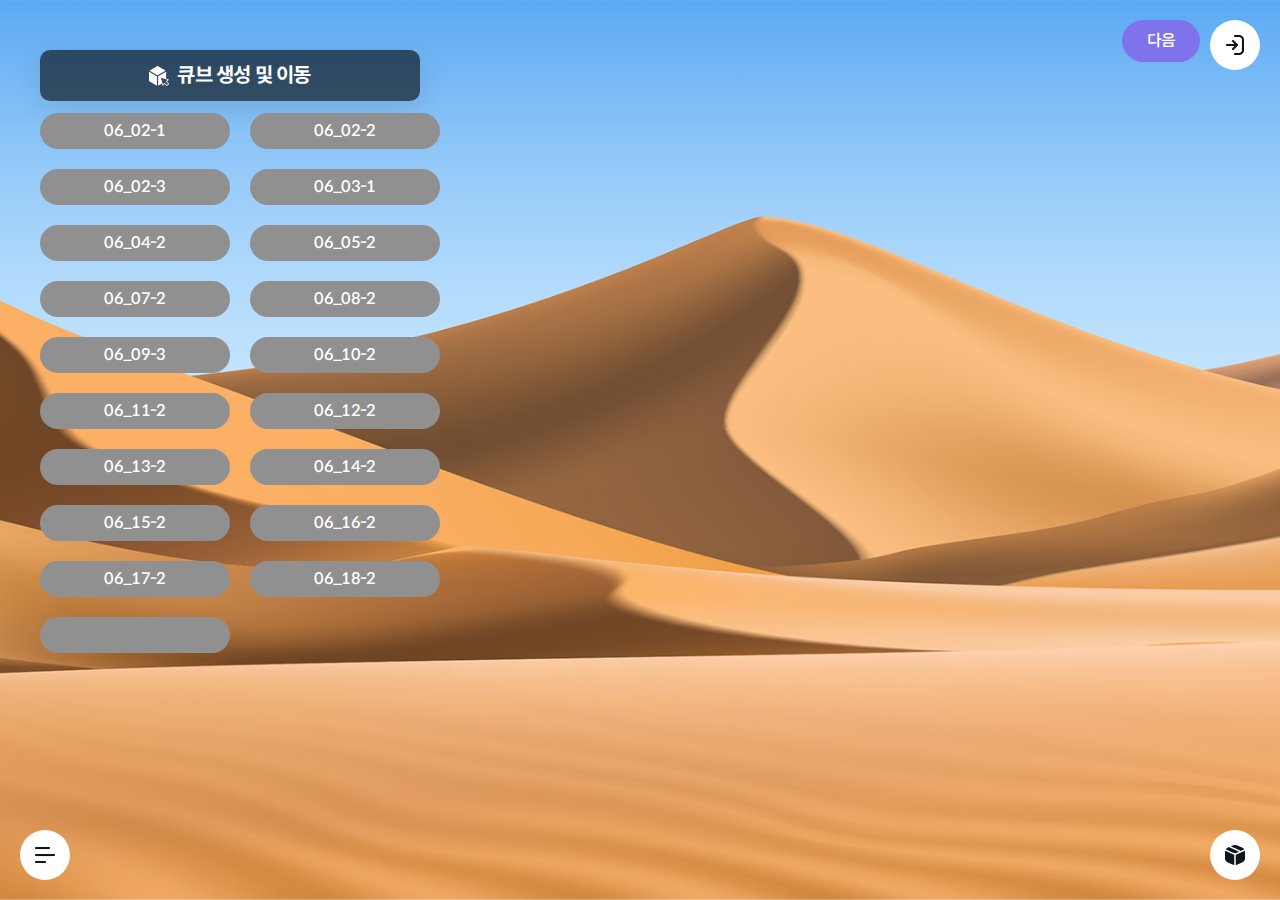
<file: spaceCreateDetail/toast.html>
<!DOCTYPE html>
<html lang="ko">
  <head>
    <meta charset="UTF-8" />
    <meta name="viewport" content="width=device-width, initial-scale=1.0" />
    <link rel="stylesheet" href="../assets/css/style.css" />
    <link rel="stylesheet" href="../assets/css/jquery.mCustomScrollbar.css" />
    <script src="../assets/js/jquery-1.12.4.min.js"></script>

    <script src="../assets/js/jquery.mCustomScrollbar.concat.min.js"></script>
    <title>SELVERS</title>
  </head>
  <body>
    <div id="wrap" class="page_main">
      <div id="createDetailContainer">
        <!-- S: MENU -->
        <div class="icon_exit_wrap">
          <button type="button">다음</button>
          <i
            ><img
              src="../assets/images/renewal/renewal-create-detail-exit-icon.png"
              alt="hambuger icon"
          /></i>
        </div>
        <div class="icon_cube_adjust_wrap">
          <i
            ><img
              src="../assets/images/renewal/renewal-create-detail-cube-icon.png"
              alt="hambuger icon"
          /></i>
        </div>
        <div class="icon_object_wrap">
          <i
            ><img
              src="../assets/images/renewal/renewal-create-detail-object-icon.png"
              alt="hambuger icon"
          /></i>
        </div>
        <div class="menu_title_wrap toast_wrap">
          <div class="menu_title">
            <i
              ><img
                src="../assets/images/renewal/renewal-cube-title-icon.png"
                alt="cube title icon"
            /></i>
            <p>큐브 생성 및 이동</p>
          </div>
          <div class="btn_wrap">
            <button type="button" id="new_cube_toast_call">06_02-1</button>
            <button type="button" id="remove_cube_toast_call">06_02-2</button>
            <button type="button" id="cube_user_location_toast_call">06_02-3</button>
            <button type="button" id="change_type_toast_call">06_03-1</button>
            <button type="button" id="image_location_toast_call">06_04-2</button>
            <button type="button" id="video_location_toast_call">06_05-2</button>
            <button type="button" id="sticker_location_toast_call">06_07-2</button>
            <button type="button" id="link_location_toast_call">06_08-2</button>
            <button type="button" id="embede_location_toast_call">06_09-3</button>
            <button type="button" id="exhibition_location_toast_call">06_10-2</button>
            <button type="button" id="space_location_toast_call">06_11-2</button>
            <button type="button" id="space_move_location_toast_call">06_12-2</button>
            <button type="button" id="tts_location_toast_call">06_13-2</button>
            <button type="button" id="text_location_toast_call">06_14-2</button>
            <button type="button" id="light_toast_call">06_15-2</button>
            <button type="button" id="wall_light_toast_call">06_16-2</button>
            <button type="button" id="threed_toast_call">06_17-2</button>
            <button type="button" id="threed_thing_toast_call">06_18-2</button>
            
            

            <button type="button" id="remove_cube_toast_call"></button>
            
          </div>
        </div>

        <!-- E: MENU -->
      </div>
    </div>

    <script>
      $(function () {

        // S:::: 이미지 변경 토스트

        // S: 06_02-1
        function newCubeToastPop() {
          let popEl =
            '<div class="toast_pop renewal green new_cube_toast"><p>벽면을 클릭하여 새로운 큐브를 생성하세요</p></div>';
          $("#createDetailContainer").prepend(popEl);
          setTimeout(function () {
            $(".toast_pop.renewal.new_cube_toast").remove();
          }, 3000);
        }

        $(
          "#new_cube_toast_call"
        ).on("click", function () {
          if (true) newCubeToastPop();
        });
        // E: 06_02-1


        // S: 06_02-2
        function removeCubeToastPop() {
          let popEl =
            '<div class="toast_pop renewal green remove_cube_toast"><p>제거하려는 큐브의 바닥면을 클릭하세요</p></div>';
          $("#createDetailContainer").prepend(popEl);
          setTimeout(function () {
            $(".toast_pop.renewal.remove_cube_toast").remove();
          }, 3000);
        }

        $(
          "#remove_cube_toast_call"
        ).on("click", function () {
          if (true) removeCubeToastPop();
        });
        // E: 06_02-2

        // S: 06_02-3
        function cubeUserLocationToastPop() {
          let popEl =
            '<div class="toast_pop renewal green cube_user_location_toast"><p>큐브 바닥을 클릭하여 사용자 위치를 이동하세요</p></div>';
          $("#createDetailContainer").prepend(popEl);
          setTimeout(function () {
            $(".toast_pop.renewal.cube_user_location_toast").remove();
          }, 3000);
        }

        $(
          "#cube_user_location_toast_call"
        ).on("click", function () {
          if (true) cubeUserLocationToastPop();
        });
        // E: 06_02-3

        // S: 06_03-1
        function changeTypeToastPop() {
          let popEl =
            '<div class="toast_pop renewal green change_type_toast"><p>타입변경할 벽면을 클릭하세요</p></div>';
          $("#createDetailContainer").prepend(popEl);
          setTimeout(function () {
            $(".toast_pop.renewal.change_type_toast").remove();
          }, 3000);
        }

        $(
          "#change_type_toast_call"
        ).on("click", function () {
          if (true) changeTypeToastPop();
        });
        // E: 06_03-1

        // S: 06_04-2
        function imageLocationToastPop() {
          let popEl =
            '<div class="toast_pop renewal green image_location_toast"><p>원하는 사진 위치를 클릭하세요</p></div>';
          $("#createDetailContainer").prepend(popEl);
          setTimeout(function () {
            $(".toast_pop.renewal.image_location_toast").remove();
          }, 3000);
        }

        $(
          "#image_location_toast_call"
        ).on("click", function () {
          if (true) imageLocationToastPop();
        });
        // E: 06_04-2

        // S: 06_05-2
        function videoLocationToastPop() {
          let popEl =
            '<div class="toast_pop renewal green video_location_toast"><p>원하는 동영상 위치를 클릭하세요</p></div>';
          $("#createDetailContainer").prepend(popEl);
          setTimeout(function () {
            $(".toast_pop.renewal.video_location_toast").remove();
          }, 3000);
        }

        $(
          "#video_location_toast_call"
        ).on("click", function () {
          if (true) videoLocationToastPop();
        });
        // E: 06_05-2

        // S: 06_07-2
        function stickerLocationToastPop() {
          let popEl =
            '<div class="toast_pop renewal green sticker_location_toast"><p>원하는 스티커 위치를 클릭하세요</p></div>';
          $("#createDetailContainer").prepend(popEl);
          setTimeout(function () {
            $(".toast_pop.renewal.sticker_location_toast").remove();
          }, 3000);
        }

        $(
          "#sticker_location_toast_call"
        ).on("click", function () {
          if (true) stickerLocationToastPop();
        });
        // E: 06_07-2

        // S: 06_08-2
        function linkLocationToastPop() {
          let popEl =
            '<div class="toast_pop renewal green link_location_toast"><p>원하는 링크 위치를 클릭하세요</p></div>';
          $("#createDetailContainer").prepend(popEl);
          setTimeout(function () {
            $(".toast_pop.renewal.link_location_toast").remove();
          }, 3000);
        }

        $(
          "#link_location_toast_call"
        ).on("click", function () {
          if (true) linkLocationToastPop();
        });
        // E: 06_08-2

        // S: 06_09-3
        function embedeLocationToastPop() {
          let popEl =
            '<div class="toast_pop renewal green embede_location_toast"><p>원하는 임베드 위치를 클릭하세요</p></div>';
          $("#createDetailContainer").prepend(popEl);
          setTimeout(function () {
            $(".toast_pop.renewal.embede_location_toast").remove();
          }, 3000);
        }

        $(
          "#embede_location_toast_call"
        ).on("click", function () {
          if (true) embedeLocationToastPop();
        });
        // E: 06_09-3

        // S: 06_10-2
        function exhibitionLocationToastPop() {
          let popEl =
            '<div class="toast_pop renewal green exhibition_location_toast"><p>원하는 전시 위치를 클릭하세요</p></div>';
          $("#createDetailContainer").prepend(popEl);
          setTimeout(function () {
            $(".toast_pop.renewal.exhibition_location_toast").remove();
          }, 3000);
        }

        $(
          "#exhibition_location_toast_call"
        ).on("click", function () {
          if (true) exhibitionLocationToastPop();
        });
        // E: 06_10-2

        // S: 06_11-2
        function spaceLocationToastPop() {
          let popEl =
            '<div class="toast_pop renewal green space_location_toast"><p>원하는 공간 연결 위치를 클릭하세요</p></div>';
          $("#createDetailContainer").prepend(popEl);
          setTimeout(function () {
            $(".toast_pop.renewal.space_location_toast").remove();
          }, 3000);
        }

        $(
          "#space_location_toast_call"
        ).on("click", function () {
          if (true) spaceLocationToastPop();
        });
        // E: 06_11-2

        // S: 06_12-2
        function spaceMoveLocationToastPop() {
          let popEl =
            '<div class="toast_pop renewal green space_move_location_toast"><p>원하는 공간 이동 위치를 클릭하세요</p></div>';
          $("#createDetailContainer").prepend(popEl);
          setTimeout(function () {
            $(".toast_pop.renewal.space_move_location_toast").remove();
          }, 3000);
        }

        $(
          "#space_move_location_toast_call"
        ).on("click", function () {
          if (true) spaceMoveLocationToastPop();
        });
        // E: 06_12-2

        // S: 06_13-2
        function ttsLocationToastPop() {
          let popEl =
            '<div class="toast_pop renewal green tts_location_toast"><p>원하는 TTS 위치를 클릭하세요</p></div>';
          $("#createDetailContainer").prepend(popEl);
          setTimeout(function () {
            $(".toast_pop.renewal.tts_location_toast").remove();
          }, 3000);
        }

        $(
          "#tts_location_toast_call"
        ).on("click", function () {
          if (true) ttsLocationToastPop();
        });
        // E: 06_13-2

        // S: 06_14-2
        function textLocationToastPop() {
          let popEl =
            '<div class="toast_pop renewal green text_location_toast"><p>원하는 텍스트 위치를 클릭하세요</p></div>';
          $("#createDetailContainer").prepend(popEl);
          setTimeout(function () {
            $(".toast_pop.renewal.text_location_toast").remove();
          }, 3000);
        }

        $(
          "#text_location_toast_call"
        ).on("click", function () {
          if (true) textLocationToastPop();
        });
        // E: 06_14-2

        // S: 06_15-2
        function lightToastPop() {
          let popEl =
            '<div class="toast_pop renewal green light_toast"><p>원하는 천장을 클릭하여 공간 조명을 생성하세요</p></div>';
          $("#createDetailContainer").prepend(popEl);
          setTimeout(function () {
            $(".toast_pop.renewal.light_toast").remove();
          }, 3000);
        }

        $(
          "#light_toast_call"
        ).on("click", function () {
          if (true) lightToastPop();
        });
        // E: 06_15-2

        // S: 06_16-2
        function wallLightToastPop() {
          let popEl =
            '<div class="toast_pop renewal green wall_light_toast"><p>원하는 벽면을 클릭하여 공간 조명을 생성하세요</p></div>';
          $("#createDetailContainer").prepend(popEl);
          setTimeout(function () {
            $(".toast_pop.renewal.wall_light_toast").remove();
          }, 3000);
        }

        $(
          "#wall_light_toast_call"
        ).on("click", function () {
          if (true) wallLightToastPop();
        });
        // E: 06_16-2

        // S: 06_17-2
        function threeDToastPop() {
          let popEl =
            '<div class="toast_pop renewal green threed_toast"><p>원하는 벽면을 클릭하여 3D 텍스트를 생성하세요</p></div>';
          $("#createDetailContainer").prepend(popEl);
          setTimeout(function () {
            $(".toast_pop.renewal.threed_toast").remove();
          }, 3000);
        }

        $(
          "#threed_toast_call"
        ).on("click", function () {
          if (true) threeDToastPop();
        });
        // E: 06_17-2

        // S: 06_18-2
        function threeDThingToastPop() {
          let popEl =
            '<div class="toast_pop renewal green threed_thing_toast"><p>원하는 바닥을 클릭하여 3D 물체를 생성하세요</p></div>';
          $("#createDetailContainer").prepend(popEl);
          setTimeout(function () {
            $(".toast_pop.renewal.threed_thing_toast").remove();
          }, 3000);
        }

        $(
          "#threed_thing_toast_call"
        ).on("click", function () {
          if (true) threeDThingToastPop();
        });
        // E: 06_18-2

        

        
        // E:::: 이미지 변경 토스트
        
      });
    </script>
  </body>
</html>
</file>
<file: assets/css/style.css>
@charset 'UTF-8';
@import 'fonts.css';
@import 'reset.css';
@import 'common.css';
@import 'main.css';
@import 'sub.css';

@import 'renewal.css';
@import 'renewal-media.css';
</file>
